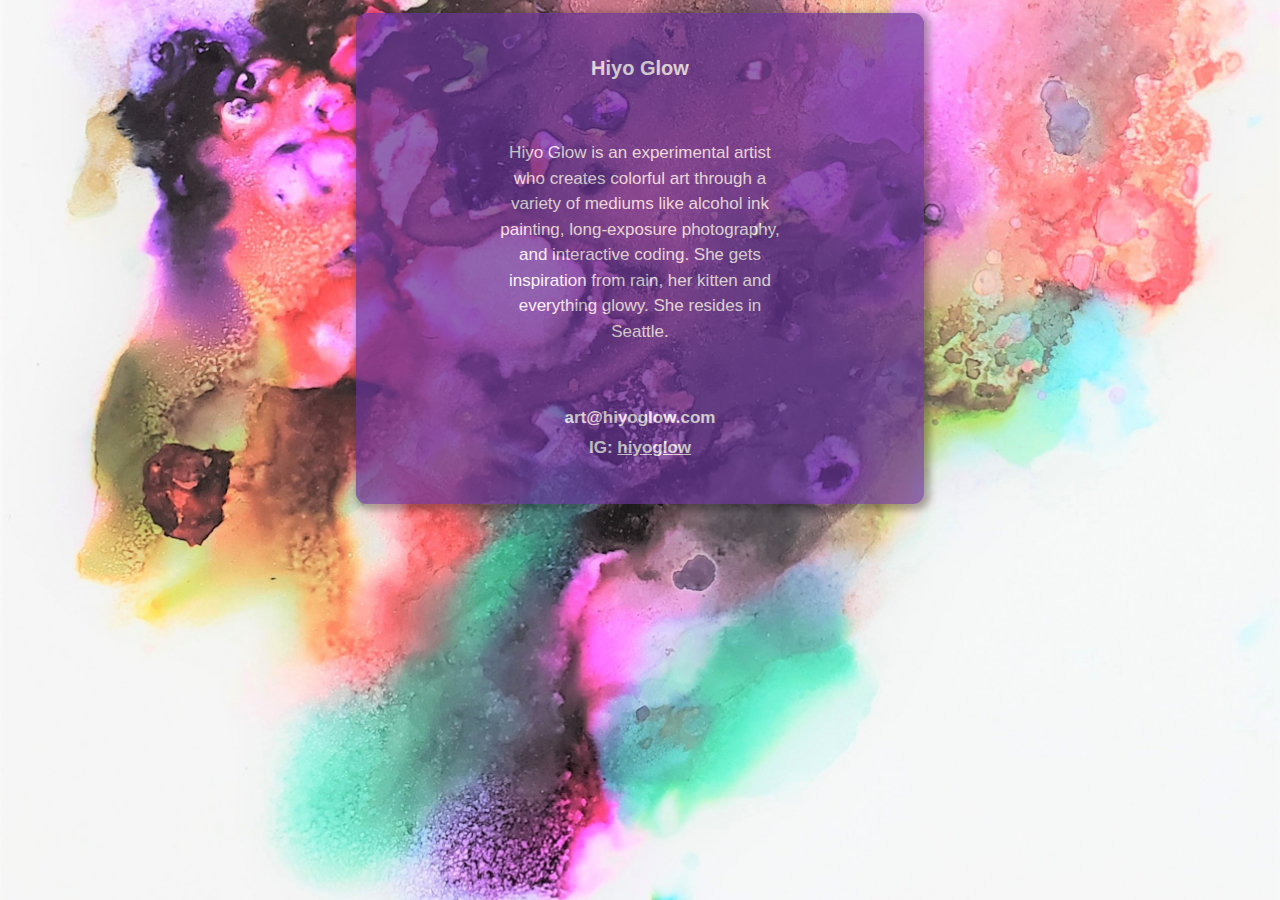
<file: index.html>
<!DOCTYPE html>
<html>
	<head>
		<title>Hiyo</title>
        <link rel="stylesheet" type="text/css" href="css/style.css">
	</head>
	<body class="container">
		<article class="textContainer">
			<h1 class="header">Hiyo Glow</h1>
			<p class="desc">
				Hiyo Glow is an experimental artist who creates 
				colorful art through a variety of mediums like alcohol 
				ink painting, long-exposure photography, and interactive 
				coding. She gets inspiration from rain, her kitten and 
				everything glowy. She resides in Seattle. 
			</p>
			<section class="contact">
				<h2>Contact</h2>
				<p>art@hiyoglow.com</p>
				<p>IG: <a href="https://www.instagram.com/hiyoglow">hiyoglow</a></p>
			</section>
		</article>
	</body>
</html>
</file>
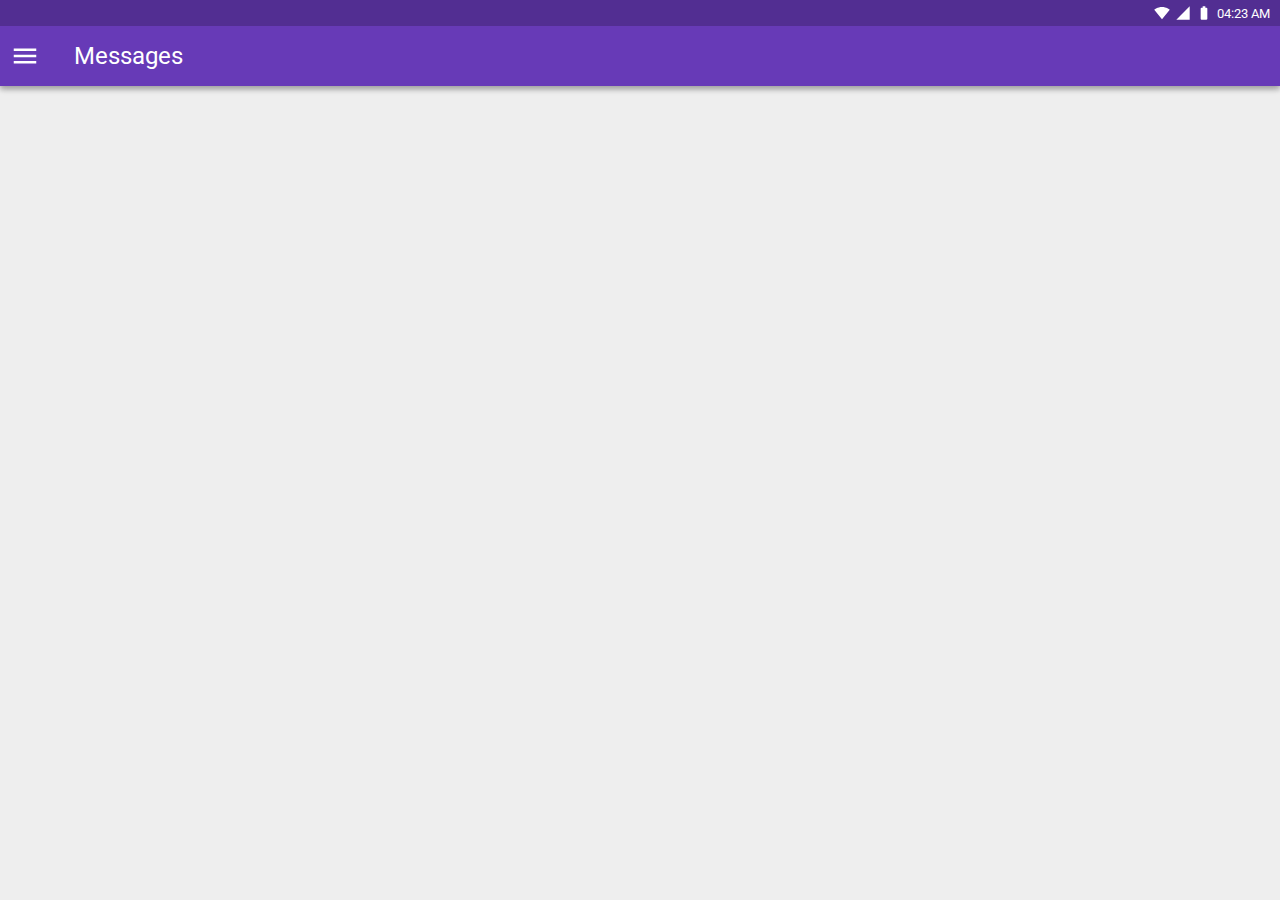
<file: infiniteScroll/index.html>
<!DOCTYPE html>
<html>
	<head>
        <title>Hiyo's Scroller</title>
        <meta name="viewport" content="width=device-width, initial-scale=1">
        <link href="https://fonts.googleapis.com/css?family=Roboto&display=swap" rel="stylesheet">
        <script src="https://ajax.googleapis.com/ajax/libs/jquery/1.7.1/jquery.min.js" type="text/javascript"></script>
        <link rel="stylesheet" type="text/css" href="style.css">
        <script src="script.js"></script>
    </head>
    <body>
        <div id="topheader">
            <div class="phone-meta">
                <div class="phone-icon-wrap" style="margin-left: auto">
                    <img class="phone-icon" src="resources/wifi_bar.svg">
                </div>
                <div class="phone-icon-wrap">
                    <img class="phone-icon" src="resources/celullar_bar.svg">
                </div>
                <div class="phone-icon-wrap">
                    <img class="phone-icon" src="resources/battery.svg">
                </div>
                <span id="header-time"></span>
            </div>
            <div id="top-menu">
                <div id="menu-icon-wrap">
                    <img class="menu-icon" src="resources/menu.svg">
                </div>
                <div id="top-menu-title">Messages</div>
            </div>
        </div>
        <div id="container">
            <ul id="message-list" stle="top-padding: 0px; bottom-padding: 0px"></ul>
        </div>    
    </body>
</html>
</file>
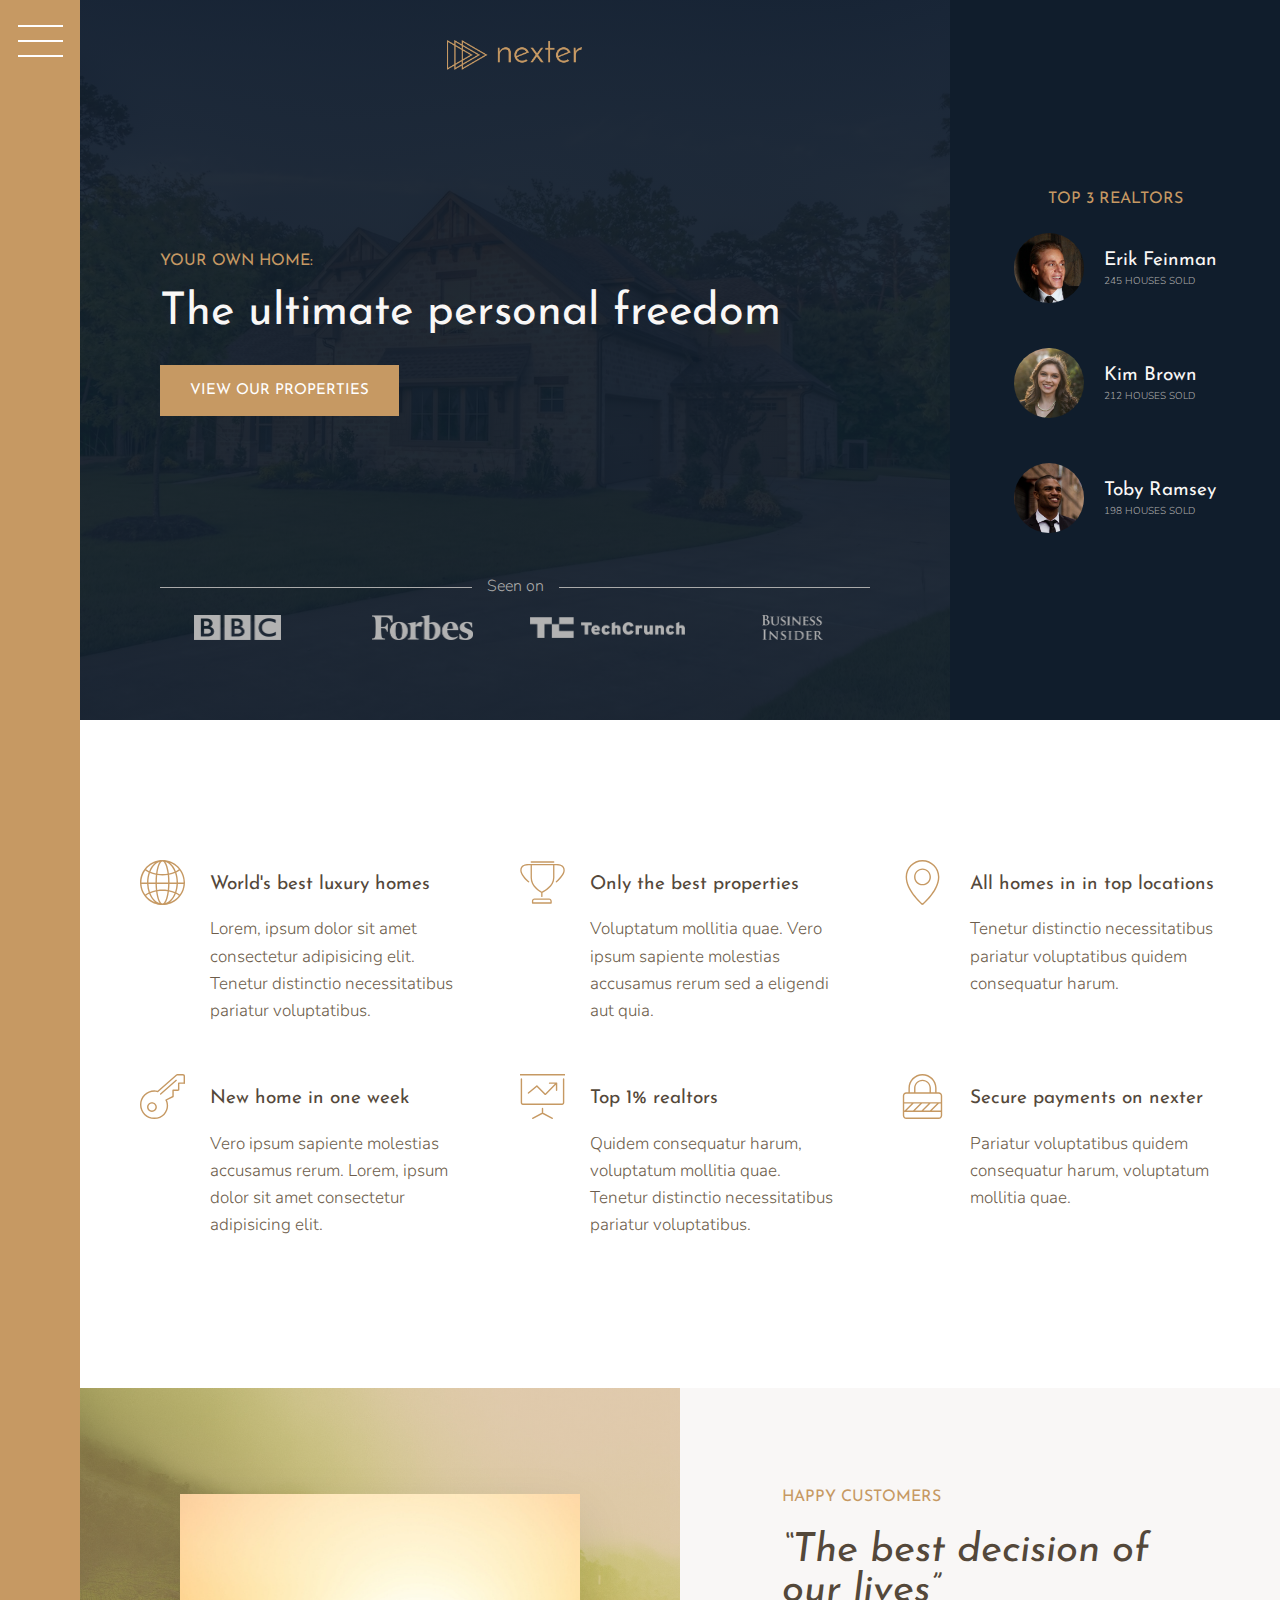
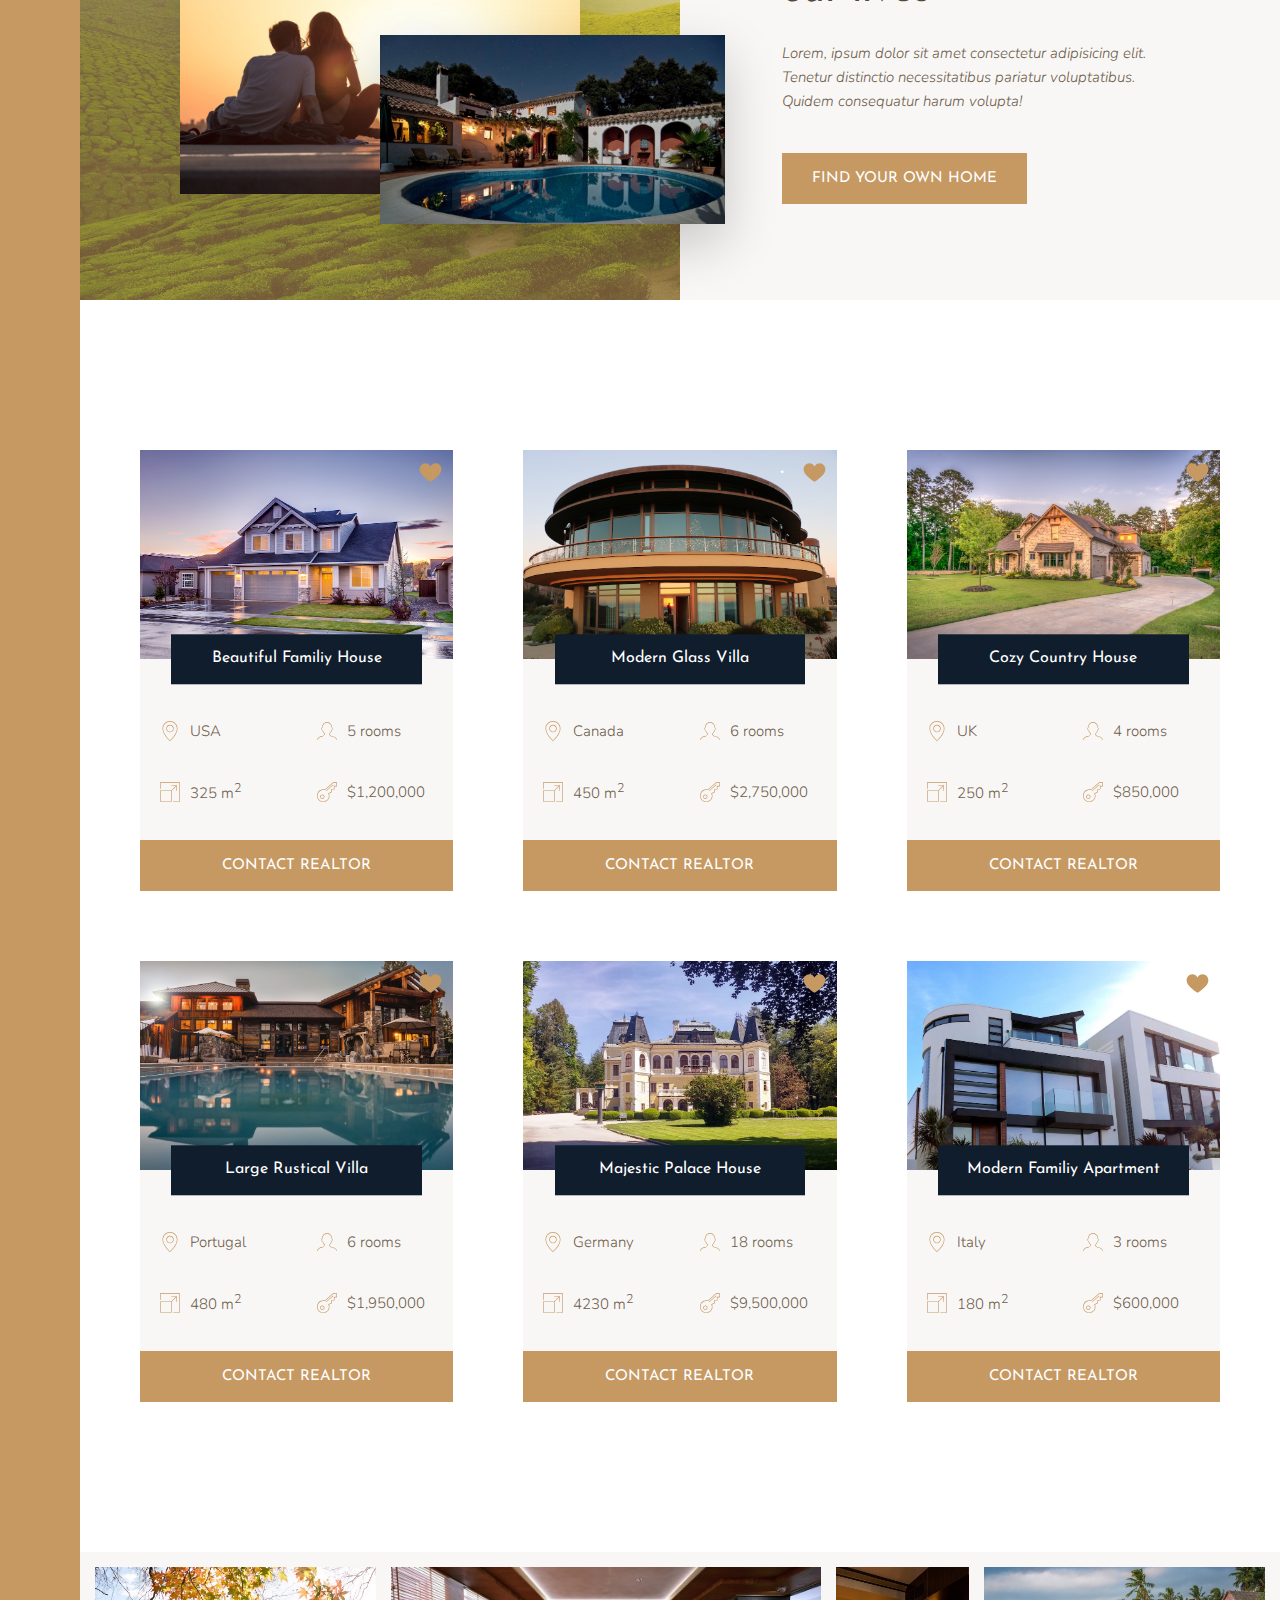
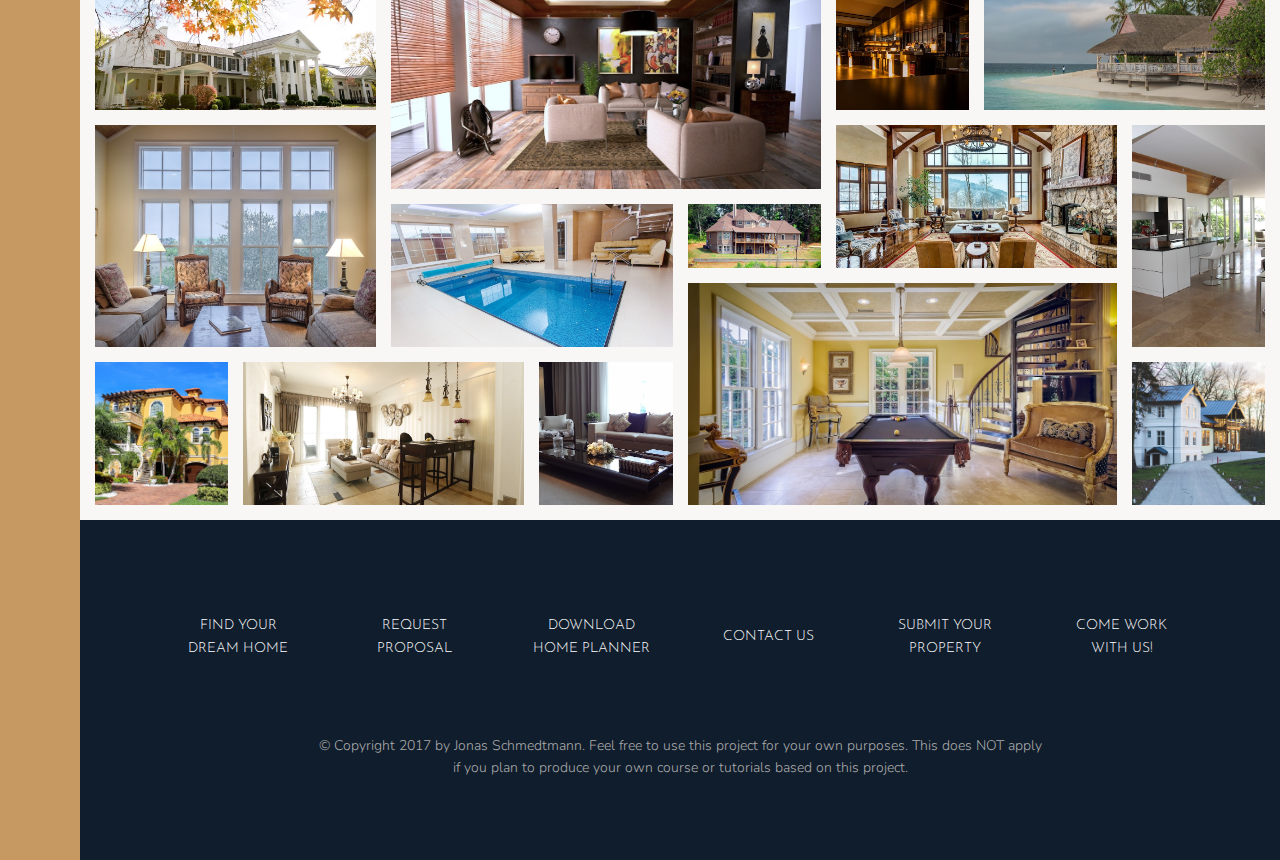
<file: udemyCss/advanced-css-course-master/Nexter/final/index.html>
<!DOCTYPE html>
<html lang="en">
    <head>
        <meta charset="UTF-8">
        <meta name="viewport" content="width=device-width, initial-scale=1.0">
        <meta http-equiv="X-UA-Compatible" content="ie=edge">
        
        <link href="https://fonts.googleapis.com/css?family=Josefin+Sans:300,400,400i|Nunito:300,300i" rel="stylesheet">
        <link rel="stylesheet" href="css/style.css">
        <link rel="shortcut icon" type="image/png" href="img/favicon.png">
        
        <title>nexter &mdash; your home, your freedom</title>
    </head>
    <body class="container">
        <div class="sidebar">
            <button class="nav-btn"></button>
        </div>

        <header class="header">
            <img src="img/logo.png" alt="Nexter logo" class="header__logo">
            <h3 class="heading-3">Your own home:</h3>
            <h1 class="heading-1">The ultimate personal freedom</h1>
            <button class="btn header__btn">View our properties</button>
            <div class="header__seenon-text">Seen on</div>
            <div class="header__seenon-logos">
                <img src="img/logo-bbc.png" alt="Seen on logo 1">
                <img src="img/logo-forbes.png" alt="Seen on logo 2">
                <img src="img/logo-techcrunch.png" alt="Seen on logo 3">
                <img src="img/logo-bi.png" alt="Seen on logo 4">
            </div>
        </header>

        <div class="realtors">
            <h3 class="heading-3">Top 3 Realtors</h3>
            <div class="realtors__list">
                <img src="img/realtor-1.jpeg" alt="Realtor 1" class="realtors__img">
                <div class="realtors__details">
                    <h4 class="heading-4 heading-4--light">Erik Feinman</h4>
                    <p class="realtors__sold">245 houses sold</p>
                </div>

                <img src="img/realtor-2.jpeg" alt="Realtor 2" class="realtors__img">
                <div class="realtors__details">
                    <h4 class="heading-4 heading-4--light">Kim Brown</h4>
                    <p class="realtors__sold">212 houses sold</p>
                </div>

                <img src="img/realtor-3.jpeg" alt="Realtor 3" class="realtors__img">
                <div class="realtors__details">
                    <h4 class="heading-4 heading-4--light">Toby Ramsey</h4>
                    <p class="realtors__sold">198 houses sold</p>
                </div>
            </div>
        </div>

        <section class="features">
            <div class="feature">
                <svg class="feature__icon">
                    <use xlink:href="img/sprite.svg#icon-global"></use>
                </svg>
                <h4 class="heading-4 heading-4--dark">World's best luxury homes</h4>
                <p class="feature__text">Lorem, ipsum dolor sit amet consectetur adipisicing elit. Tenetur distinctio necessitatibus pariatur voluptatibus.</p>
            </div>

            <div class="feature">
                <svg class="feature__icon">
                    <use xlink:href="img/sprite.svg#icon-trophy"></use>
                </svg>
                <h4 class="heading-4 heading-4--dark">Only the best properties</h4>
                <p class="feature__text">Voluptatum mollitia quae. Vero ipsum sapiente molestias accusamus rerum sed a eligendi aut quia.</p>
            </div>

            <div class="feature">
                <svg class="feature__icon">
                    <use xlink:href="img/sprite.svg#icon-map-pin"></use>
                </svg>
                <h4 class="heading-4 heading-4--dark">All homes in in top locations</h4>
                <p class="feature__text">Tenetur distinctio necessitatibus pariatur voluptatibus quidem consequatur harum.</p>
            </div>

            <div class="feature">
                <svg class="feature__icon">
                    <use xlink:href="img/sprite.svg#icon-key"></use>
                </svg>
                <h4 class="heading-4 heading-4--dark">New home in one week</h4>
                <p class="feature__text">Vero ipsum sapiente molestias accusamus rerum. Lorem, ipsum dolor sit amet consectetur adipisicing elit.</p>
            </div>

            <div class="feature">
                <svg class="feature__icon">
                    <use xlink:href="img/sprite.svg#icon-presentation"></use>
                </svg>
                <h4 class="heading-4 heading-4--dark">Top 1% realtors</h4>
                <p class="feature__text">Quidem consequatur harum, voluptatum mollitia quae. Tenetur distinctio necessitatibus pariatur voluptatibus.</p>
            </div>

            <div class="feature">
                <svg class="feature__icon">
                    <use xlink:href="img/sprite.svg#icon-lock"></use>
                </svg>
                <h4 class="heading-4 heading-4--dark">Secure payments on nexter</h4>
                <p class="feature__text">Pariatur voluptatibus quidem consequatur harum, voluptatum mollitia quae.</p>
            </div>
        </section>

        <div class="story__pictures">
            <img src="img/story-1.jpeg" alt="Couple with new house" class="story__img--1">
            <img src="img/story-2.jpeg" alt="New house" class="story__img--2">
        </div>

        <div class="story__content">
            <h3 class="heading-3 mb-sm">Happy Customers</h3>
            <h2 class="heading-2 heading-2--dark mb-md">&ldquo;The best decision of our lives&rdquo;</h2>
            <p class="story__text">
                Lorem, ipsum dolor sit amet consectetur adipisicing elit. Tenetur distinctio necessitatibus pariatur voluptatibus. Quidem consequatur harum volupta!
            </p>
            <button class="btn">Find your own home</button>
        </div>

        <section class="homes">
            <div class="home">
                <img src="img/house-1.jpeg" alt="House 1" class="home__img">
                <svg class="home__like">
                    <use xlink:href="img/sprite.svg#icon-heart-full"></use>
                </svg>
                <h5 class="home__name">Beautiful Familiy House</h5>
                <div class="home__location">
                    <svg>
                        <use xlink:href="img/sprite.svg#icon-map-pin"></use>
                    </svg>
                    <p>USA</p>
                </div>
                <div class="home__rooms">
                    <svg>
                        <use xlink:href="img/sprite.svg#icon-profile-male"></use>
                    </svg>
                    <p>5 rooms</p>
                </div>
                <div class="home__area">
                    <svg>
                        <use xlink:href="img/sprite.svg#icon-expand"></use>
                    </svg>
                    <p>325 m<sup>2</sup></p>
                </div>
                <div class="home__price">
                    <svg>
                        <use xlink:href="img/sprite.svg#icon-key"></use>
                    </svg>
                    <p>$1,200,000</p>
                </div>
                <button class="btn home__btn">Contact realtor</button>
            </div>

            
            <div class="home">
                <img src="img/house-2.jpeg" alt="House 2" class="home__img">
                <svg class="home__like">
                    <use xlink:href="img/sprite.svg#icon-heart-full"></use>
                </svg>
                <h5 class="home__name">Modern Glass Villa</h5>
                <div class="home__location">
                    <svg>
                        <use xlink:href="img/sprite.svg#icon-map-pin"></use>
                    </svg>
                    <p>Canada</p>
                </div>
                <div class="home__rooms">
                    <svg>
                        <use xlink:href="img/sprite.svg#icon-profile-male"></use>
                    </svg>
                    <p>6 rooms</p>
                </div>
                <div class="home__area">
                    <svg>
                        <use xlink:href="img/sprite.svg#icon-expand"></use>
                    </svg>
                    <p>450 m<sup>2</sup></p>
                </div>
                <div class="home__price">
                    <svg>
                        <use xlink:href="img/sprite.svg#icon-key"></use>
                    </svg>
                    <p>$2,750,000</p>
                </div>
                <button class="btn home__btn">Contact realtor</button>
            </div>

            <div class="home">
                <img src="img/house-3.jpeg" alt="House 3" class="home__img">
                <svg class="home__like">
                    <use xlink:href="img/sprite.svg#icon-heart-full"></use>
                </svg>
                <h5 class="home__name">Cozy Country House</h5>
                <div class="home__location">
                    <svg>
                        <use xlink:href="img/sprite.svg#icon-map-pin"></use>
                    </svg>
                    <p>UK</p>
                </div>
                <div class="home__rooms">
                    <svg>
                        <use xlink:href="img/sprite.svg#icon-profile-male"></use>
                    </svg>
                    <p>4 rooms</p>
                </div>
                <div class="home__area">
                    <svg>
                        <use xlink:href="img/sprite.svg#icon-expand"></use>
                    </svg>
                    <p>250 m<sup>2</sup></p>
                </div>
                <div class="home__price">
                    <svg>
                        <use xlink:href="img/sprite.svg#icon-key"></use>
                    </svg>
                    <p>$850,000</p>
                </div>
                <button class="btn home__btn">Contact realtor</button>
            </div>

            <div class="home">
                <img src="img/house-4.jpeg" alt="House 4" class="home__img">
                <svg class="home__like">
                    <use xlink:href="img/sprite.svg#icon-heart-full"></use>
                </svg>
                <h5 class="home__name">Large Rustical Villa</h5>
                <div class="home__location">
                    <svg>
                        <use xlink:href="img/sprite.svg#icon-map-pin"></use>
                    </svg>
                    <p>Portugal</p>
                </div>
                <div class="home__rooms">
                    <svg>
                        <use xlink:href="img/sprite.svg#icon-profile-male"></use>
                    </svg>
                    <p>6 rooms</p>
                </div>
                <div class="home__area">
                    <svg>
                        <use xlink:href="img/sprite.svg#icon-expand"></use>
                    </svg>
                    <p>480 m<sup>2</sup></p>
                </div>
                <div class="home__price">
                    <svg>
                        <use xlink:href="img/sprite.svg#icon-key"></use>
                    </svg>
                    <p>$1,950,000</p>
                </div>
                <button class="btn home__btn">Contact realtor</button>
            </div>

            <div class="home">
                <img src="img/house-5.jpeg" alt="House 5" class="home__img">
                <svg class="home__like">
                    <use xlink:href="img/sprite.svg#icon-heart-full"></use>
                </svg>
                <h5 class="home__name">Majestic Palace House</h5>
                <div class="home__location">
                    <svg>
                        <use xlink:href="img/sprite.svg#icon-map-pin"></use>
                    </svg>
                    <p>Germany</p>
                </div>
                <div class="home__rooms">
                    <svg>
                        <use xlink:href="img/sprite.svg#icon-profile-male"></use>
                    </svg>
                    <p>18 rooms</p>
                </div>
                <div class="home__area">
                    <svg>
                        <use xlink:href="img/sprite.svg#icon-expand"></use>
                    </svg>
                    <p>4230 m<sup>2</sup></p>
                </div>
                <div class="home__price">
                    <svg>
                        <use xlink:href="img/sprite.svg#icon-key"></use>
                    </svg>
                    <p>$9,500,000</p>
                </div>
                <button class="btn home__btn">Contact realtor</button>
            </div>

            <div class="home">
                <img src="img/house-6.jpeg" alt="House 6" class="home__img">
                <svg class="home__like">
                    <use xlink:href="img/sprite.svg#icon-heart-full"></use>
                </svg>
                <h5 class="home__name">Modern Familiy Apartment</h5>
                <div class="home__location">
                    <svg>
                        <use xlink:href="img/sprite.svg#icon-map-pin"></use>
                    </svg>
                    <p>Italy</p>
                </div>
                <div class="home__rooms">
                    <svg>
                        <use xlink:href="img/sprite.svg#icon-profile-male"></use>
                    </svg>
                    <p>3 rooms</p>
                </div>
                <div class="home__area">
                    <svg>
                        <use xlink:href="img/sprite.svg#icon-expand"></use>
                    </svg>
                    <p>180 m<sup>2</sup></p>
                </div>
                <div class="home__price">
                    <svg>
                        <use xlink:href="img/sprite.svg#icon-key"></use>
                    </svg>
                    <p>$600,000</p>
                </div>
                <button class="btn home__btn">Contact realtor</button>
            </div>
        </section>


        <section class="gallery">
            <figure class="gallery__item gallery__item--1"><img src="img/gal-1.jpeg" alt="Gallery image 1" class="gallery__img"></figure>
            <figure class="gallery__item gallery__item--2"><img src="img/gal-2.jpeg" alt="Gallery image 2" class="gallery__img"></figure>
            <figure class="gallery__item gallery__item--3"><img src="img/gal-3.jpeg" alt="Gallery image 3" class="gallery__img"></figure>
            <figure class="gallery__item gallery__item--4"><img src="img/gal-4.jpeg" alt="Gallery image 4" class="gallery__img"></figure>
            <figure class="gallery__item gallery__item--5"><img src="img/gal-5.jpeg" alt="Gallery image 5" class="gallery__img"></figure>
            <figure class="gallery__item gallery__item--6"><img src="img/gal-6.jpeg" alt="Gallery image 6" class="gallery__img"></figure>
            <figure class="gallery__item gallery__item--7"><img src="img/gal-7.jpeg" alt="Gallery image 7" class="gallery__img"></figure>
            <figure class="gallery__item gallery__item--8"><img src="img/gal-8.jpeg" alt="Gallery image 8" class="gallery__img"></figure>
            <figure class="gallery__item gallery__item--9"><img src="img/gal-9.jpeg" alt="Gallery image 9" class="gallery__img"></figure>
            <figure class="gallery__item gallery__item--10"><img src="img/gal-10.jpeg" alt="Gallery image 10" class="gallery__img"></figure>
            <figure class="gallery__item gallery__item--11"><img src="img/gal-11.jpeg" alt="Gallery image 11" class="gallery__img"></figure>
            <figure class="gallery__item gallery__item--12"><img src="img/gal-12.jpeg" alt="Gallery image 12" class="gallery__img"></figure>
            <figure class="gallery__item gallery__item--13"><img src="img/gal-13.jpeg" alt="Gallery image 13" class="gallery__img"></figure>
            <figure class="gallery__item gallery__item--14"><img src="img/gal-14.jpeg" alt="Gallery image 14" class="gallery__img"></figure>


        </section>

        <footer class="footer">
            <ul class="nav">
                    <li class="nav__item"><a href="#" class="nav__link">Find your dream home</a></li>
                    <li class="nav__item"><a href="#" class="nav__link">Request proposal</a></li>
                    <li class="nav__item"><a href="#" class="nav__link">Download home planner</a></li>
                    <li class="nav__item"><a href="#" class="nav__link">Contact us</a></li>
                    <li class="nav__item"><a href="#" class="nav__link">Submit your property</a></li>
                    <li class="nav__item"><a href="#" class="nav__link">Come work with us!</a></li>
            </ul>
            <p class="copyright">
                &copy; Copyright 2017 by Jonas Schmedtmann. Feel free to use this project for your own purposes. This does NOT apply if you plan to produce your own course or tutorials based on this project.
            </p>
        </footer>
    </body>
</html>
</file>
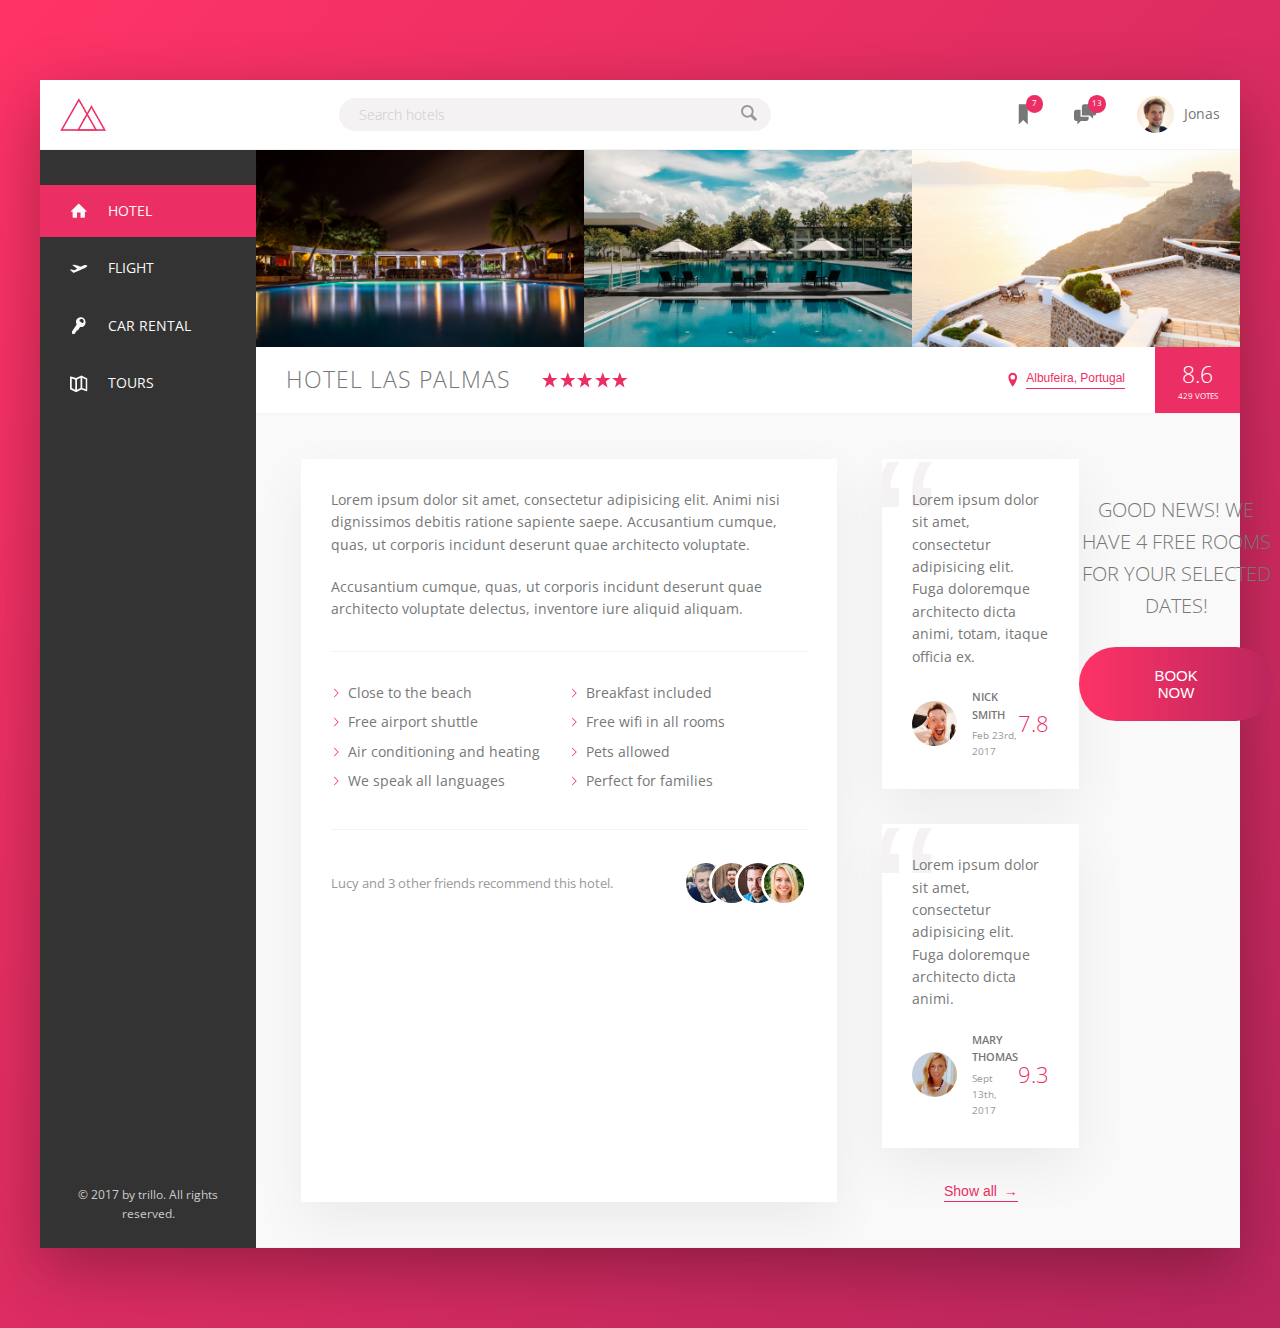
<file: udemyCss/advanced-css-course-master/Trillo/final/index.html>
<!DOCTYPE html>
<html lang="en">
    <head>
        <meta charset="UTF-8">
        <meta name="viewport" content="width=device-width, initial-scale=1.0">
        
        <link href="https://fonts.googleapis.com/css?family=Open+Sans:300,400,600" rel="stylesheet">
        <link rel="stylesheet" href="css/style.css">
        <link rel="shortcut icon" type="image/png" href="img/favicon.png">
        
        <title>trillo &mdash; Your all-in-one booking app</title>
    </head>
    <body>
        <div class="container">
            <header class="header">
                <img src="img/logo.png" alt="trillo logo" class="logo">

                <form action="#" class="search">
                    <input type="text" class="search__input" placeholder="Search hotels">
                    <button class="search__button">
                        <svg class="search__icon">
                            <use xlink:href="img/sprite.svg#icon-magnifying-glass"></use>
                        </svg>
                    </button>
                </form>

                <nav class="user-nav">
                    <div class="user-nav__icon-box">
                        <svg class="user-nav__icon">
                            <use xlink:href="img/sprite.svg#icon-bookmark"></use>
                        </svg>
                        <span class="user-nav__notification">7</span>
                    </div>
                    <div class="user-nav__icon-box">
                        <svg class="user-nav__icon">
                            <use xlink:href="img/sprite.svg#icon-chat"></use>
                        </svg>
                        <span class="user-nav__notification">13</span>
                    </div>
                    <div class="user-nav__user">
                        <img src="img/user.jpg" alt="User photo" class="user-nav__user-photo">
                        <span class="user-nav__user-name">Jonas</span>
                    </div>
                </nav>
            </header>


            <div class="content">
                <nav class="sidebar">
                    <ul class="side-nav">
                        <li class="side-nav__item side-nav__item--active">
                            <a href="#" class="side-nav__link">
                                <svg class="side-nav__icon">
                                    <use xlink:href="img/sprite.svg#icon-home"></use>
                                </svg>
                                <span>Hotel</span>
                            </a>
                        </li>
                        <li class="side-nav__item">
                            <a href="#" class="side-nav__link">
                                <svg class="side-nav__icon">
                                    <use xlink:href="img/sprite.svg#icon-aircraft-take-off"></use>
                                </svg>
                                <span>Flight</span>
                            </a>
                        </li>
                        <li class="side-nav__item">
                            <a href="#" class="side-nav__link">
                                <svg class="side-nav__icon">
                                    <use xlink:href="img/sprite.svg#icon-key"></use>
                                </svg>
                                <span>Car rental</span>
                            </a>
                        </li>
                        <li class="side-nav__item">
                            <a href="#" class="side-nav__link">
                                <svg class="side-nav__icon">
                                    <use xlink:href="img/sprite.svg#icon-map"></use>
                                </svg>
                                <span>Tours</span>
                            </a>
                        </li>
                    </ul>

                    <div class="legal">
                        &copy; 2017 by trillo. All rights reserved.
                    </div>
                </nav>



                <main class="hotel-view">
                    <div class="gallery">
                        <figure class="gallery__item">
                            <img src="img/hotel-1.jpg" alt="Photo of hotel 1" class="gallery__photo">
                        </figure>
                        <figure class="gallery__item">
                            <img src="img/hotel-2.jpg" alt="Photo of hotel 2" class="gallery__photo">
                        </figure>
                        <figure class="gallery__item">
                            <img src="img/hotel-3.jpg" alt="Photo of hotel 3" class="gallery__photo">
                        </figure>
                    </div>

                    <div class="overview">
                        <h1 class="overview__heading">
                            Hotel Las Palmas
                        </h1>

                        <div class="overview__stars">
                            <svg class="overview__icon-star">
                                <use xlink:href="img/sprite.svg#icon-star"></use>
                            </svg>
                            <svg class="overview__icon-star">
                                <use xlink:href="img/sprite.svg#icon-star"></use>
                            </svg>
                            <svg class="overview__icon-star">
                                <use xlink:href="img/sprite.svg#icon-star"></use>
                            </svg>
                            <svg class="overview__icon-star">
                                <use xlink:href="img/sprite.svg#icon-star"></use>
                            </svg>
                            <svg class="overview__icon-star">
                                <use xlink:href="img/sprite.svg#icon-star"></use>
                            </svg>
                        </div>

                        <div class="overview__location">
                            <svg class="overview__icon-location">
                                <use xlink:href="img/sprite.svg#icon-location-pin"></use>
                            </svg>
                            <button class="btn-inline">Albufeira, Portugal</button>
                        </div>

                        <div class="overview__rating">
                            <div class="overview__rating-average">8.6</div>
                            <div class="overview__rating-count">429 votes</div>
                        </div>
                    </div>

                    <div class="detail">
                        <div class="description">
                            <p class="paragraph">
                                Lorem ipsum dolor sit amet, consectetur adipisicing elit. Animi nisi dignissimos debitis ratione sapiente saepe. Accusantium cumque, quas, ut corporis incidunt deserunt quae architecto voluptate.
                            </p>
                            <p class="paragraph">
                                Accusantium cumque, quas, ut corporis incidunt deserunt quae architecto voluptate delectus, inventore iure aliquid aliquam.
                            </p>
                            <ul class="list">
                                <li class="list__item">Close to the beach</li>
                                <li class="list__item">Breakfast included</li>
                                <li class="list__item">Free airport shuttle</li>
                                <li class="list__item">Free wifi in all rooms</li>
                                <li class="list__item">Air conditioning and heating</li>
                                <li class="list__item">Pets allowed</li>
                                <li class="list__item">We speak all languages</li>
                                <li class="list__item">Perfect for families</li>
                            </ul>
                            <div class="recommend">
                                <p class="recommend__count">
                                    Lucy and 3 other friends recommend this hotel.
                                </p>
                                <div class="recommend__friends">
                                    <img src="img/user-3.jpg" alt="Friend 1" class="recommend__photo">
                                    <img src="img/user-4.jpg" alt="Friend 2" class="recommend__photo">
                                    <img src="img/user-5.jpg" alt="Friend 3" class="recommend__photo">
                                    <img src="img/user-6.jpg" alt="Friend 4" class="recommend__photo">
                                </div>
                            </div>
                        </div>

                        <div class="user-reviews">
                            <figure class="review">
                                <blockquote class="review__text">
                                    Lorem ipsum dolor sit amet, consectetur adipisicing elit. Fuga doloremque architecto dicta animi, totam, itaque officia ex.
                                </blockquote>
                                <figcaption class="review__user">
                                    <img src="img/user-1.jpg" alt="User 1" class="review__photo">
                                    <div class="review__user-box">
                                        <p class="review__user-name">Nick Smith</p>
                                        <p class="review__user-date">Feb 23rd, 2017</p>
                                    </div>
                                    <div class="review__rating">7.8</div>
                                </figcaption>
                            </figure>

                            <figure class="review">
                                <blockquote class="review__text">
                                    Lorem ipsum dolor sit amet, consectetur adipisicing elit. Fuga doloremque architecto dicta animi.
                                </blockquote>
                                <figcaption class="review__user">
                                    <img src="img/user-2.jpg" alt="User 1" class="review__photo">
                                    <div class="review__user-box">
                                        <p class="review__user-name">Mary Thomas</p>
                                        <p class="review__user-date">Sept 13th, 2017</p>
                                    </div>
                                    <div class="review__rating">9.3</div>
                                </figcaption>
                            </figure>

                            <button class="btn-inline">Show all <span>&rarr;</span></button>
                        </div>

                        <div class="cta">
                            <h2 class="cta__book-now">
                                Good news! We have 4 free rooms for your selected dates!
                            </h2>
                            <button class="btn">
                                <span class="btn__visible">Book now</span>
                                <span class="btn__invisible">Only 4 rooms left</span>
                            </button>
                        </div>

                    </div>


                </main>
            </div>
        </div>
    </body>
</html>
</file>
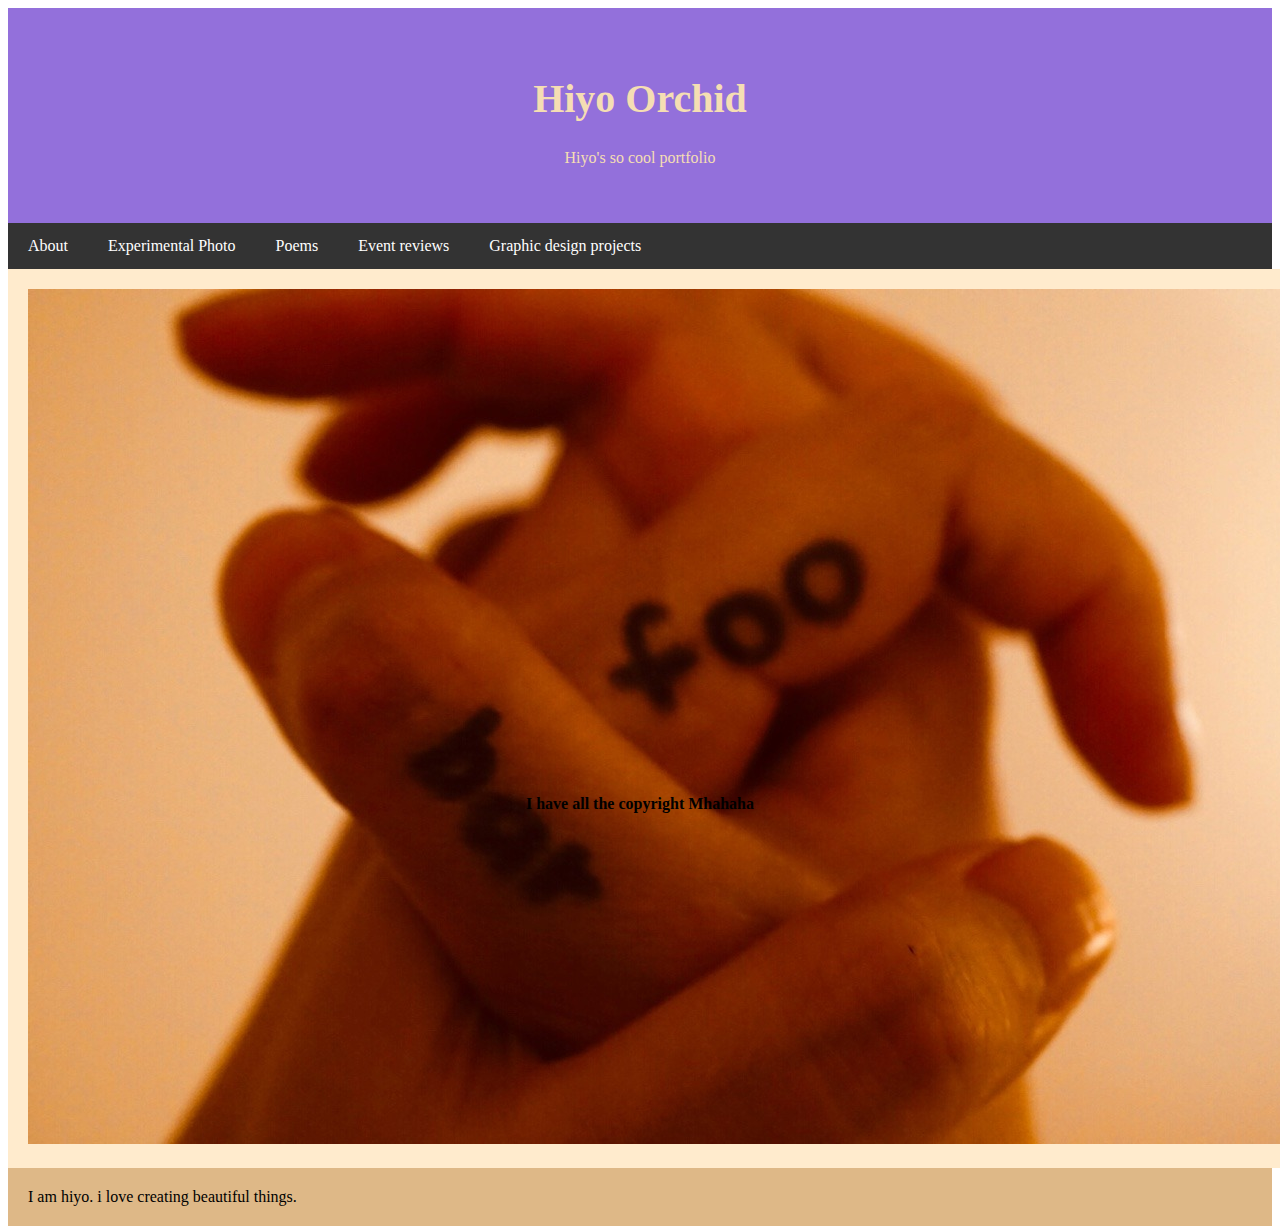
<file: aboutme.html>
<!DOCTYPE html>
<html>
    <head>
        <link rel="stylesheet" href="mystyle.css">
    </head>
    <body>
        <div class="header">
            <h1>Hiyo Orchid</h1>
            <p>Hiyo's so cool portfolio</p>
        </div>
        <div class="navbar">
            <a href="http://google.com">About</a>
            <a href="http://google.com">Experimental Photo</a>
            <a href="http://google.com">Poems</a>
            <a href="http://google.com">Event reviews</a>
            <a href="http://google.com">Graphic design projects</a>
        </div>
        <div class="row">
            <div class="side">
                <img src="myphoto.jpg" alt="Hiyo profile">
            </div>
            <div class="main">
                I am hiyo. i love creating beautiful things.
            </div>
        </div>
        <div class="footer">
            <h4>I have all the copyright Mhahaha</h2>
        </div>
    </body>
</html>
</file>
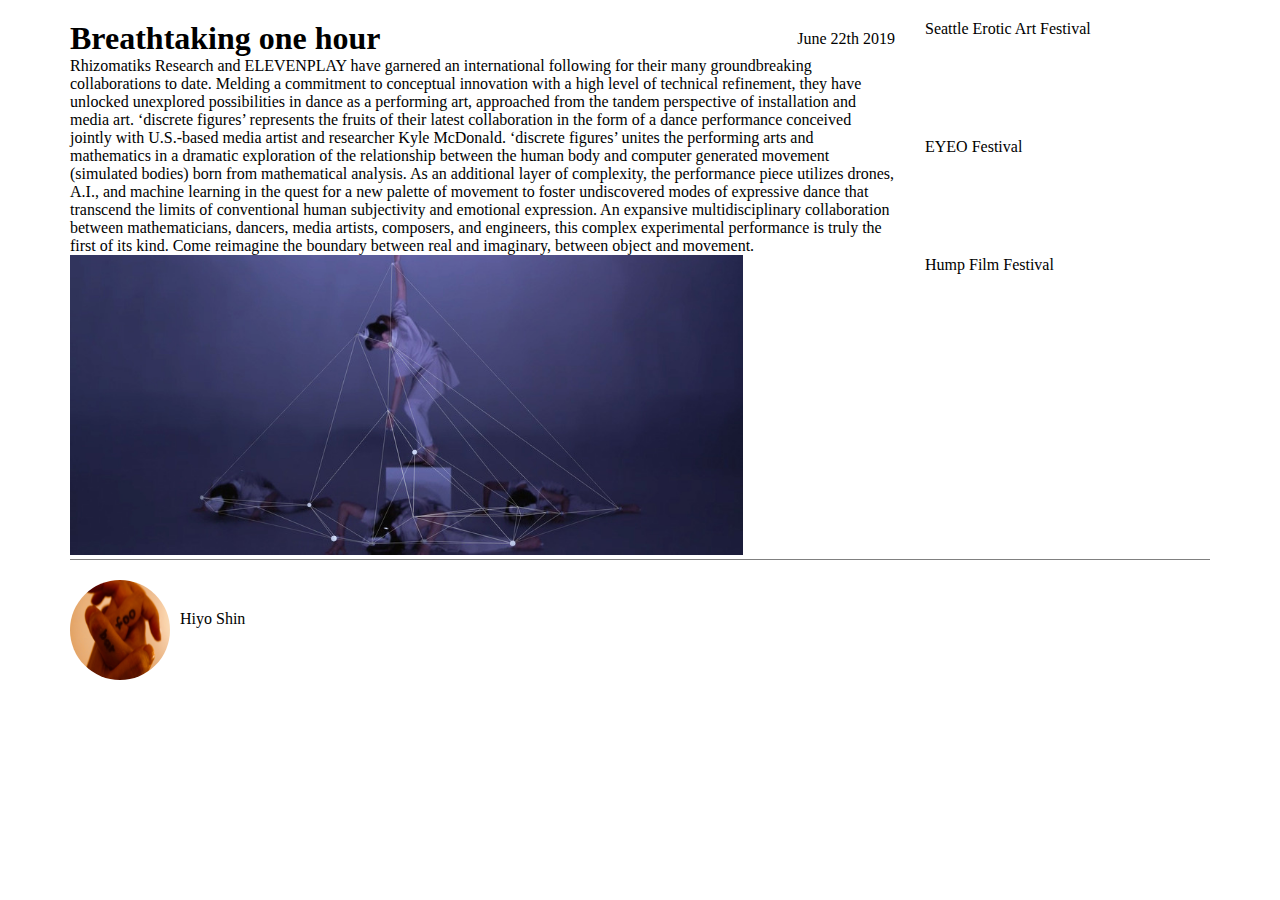
<file: udemywebsite.html>
<!DOCTYPE html>
<html>
    <head>
        <title>Discrete Figures</title>
        <link rel="stylesheet" href="udemystyle.css">
    </head>
    <body>
        <div class="container">
            <div class="blog-post">
                <h1>Breathtaking one hour</h1>
                <p class="date">June 22th 2019</p>
                <p>
                    Rhizomatiks Research and ELEVENPLAY have garnered an international following for their many groundbreaking collaborations to date. Melding a commitment to conceptual innovation with a high level of technical refinement, they have unlocked unexplored possibilities in dance as a performing art, approached from the tandem perspective of installation and media art. ‘discrete figures’ represents the fruits of their latest collaboration in the form of a dance performance conceived jointly with U.S.-based media artist and researcher Kyle McDonald. ‘discrete figures’ unites the performing arts and mathematics in a dramatic exploration of the relationship between the human body and computer generated movement (simulated bodies) born from mathematical analysis. As an additional layer of complexity, the performance piece utilizes drones, A.I., and machine learning in the quest for a new palette of movement to foster undiscovered modes of expressive dance that transcend the limits of conventional human subjectivity and emotional expression. An expansive multidisciplinary collaboration between mathematicians, dancers, media artists, composers, and engineers, this complex experimental performance is truly the first of its kind. Come reimagine the boundary between real and imaginary, between object and movement.
                </p>
                <img src="dancer.jpg">
            </div>
            <div class="other-post">
                <div class="other">
                    Seattle Erotic Art Festival
                </div>
                <div class="other">
                    EYEO Festival
                </div>
                <div class="other">
                    Hump Film Festival
                </div>
            </div>
            <div class="clearfix"></div>
            <div class="author">
                <img src="myphoto.jpg" width="230" height="150">
                <p class="author-text">Hiyo Shin</p>
            </div>
        </div>
    </body>
</html>
</file>
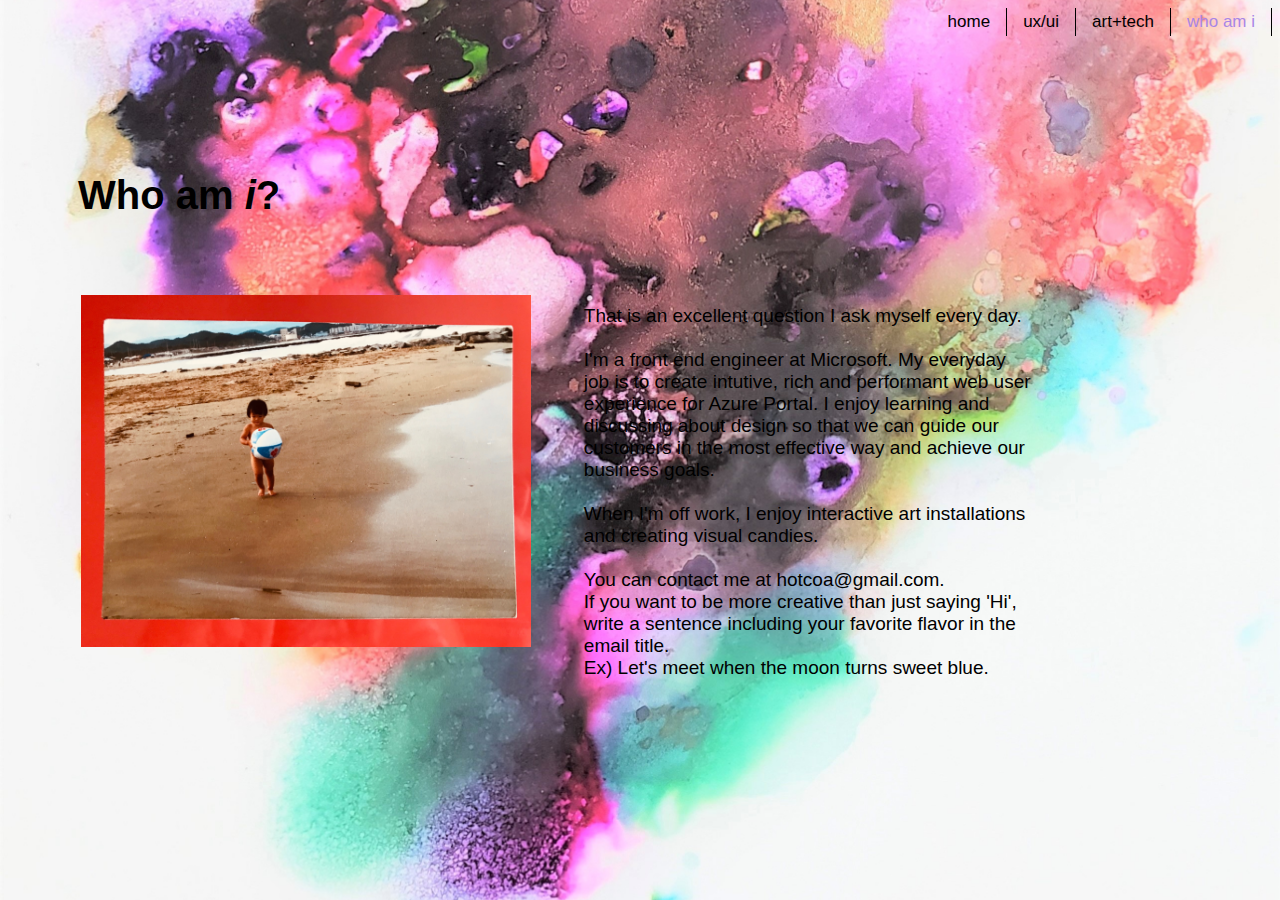
<file: html/aboutme.html>
<!DOCTYPE html>
<html>
    <head>
        <link rel="stylesheet" href="../css/style.css">
    </head>
    <body class="page_body">
        <div class="topnav">
            <a class="active" href="../html/aboutme.html">who am i</a>
            <a href="../html/arttech.html">art+tech</a>
            <a href="../html/design.html">ux/ui</a>
            <a href="../index.html">home</a>
        </div>
        <div class="page_container">
        <div class="header">
            <h1>Who am <i>i</i>?</h1>
        </div>
        <div>
            <img class="profile_img" src="../image/warrior.jpg" alt="Hiyo profile">
            <div class="profile_desc">
                That is an excellent question I ask myself every day. <br><br>

                <!-- My job/experience/skillset -->
                I'm a front end engineer at Microsoft. My everyday job is to create intutive, rich and performant web user experience for Azure Portal.
                I enjoy learning and discussing about design so that we can guide our customers in the most effective way and achieve our business goals.
                <br><br>

                When I'm off work, I enjoy interactive art installations and creating visual candies.
                <br><br>

                <!-- Contact me -->
                You can contact me at hotcoa@gmail.com.
                <br>
                If you want to be more creative than just saying 'Hi', write a sentence including your favorite flavor in the email title.
                <br>
                Ex) Let's meet when the moon turns sweet blue.

                <!--
                <div style="font-size: 30px;">
                    I am Warrior
                </div>
                <br>
                I am ever growing human being. I love making beautiful things and chasing after eye candies.
                <br><br>

                <b>My life mission</b> is to,
                <br><br>
                <div style="font-size: 30px">
                    Create art so <i>f*cking</i> beautiful it will make you cry
                </div>
                <br>
                Art has shown me my life purpose, it has healed my heart and brought joy. I want to bring that experience to others and do good to our community.

                <br><br>
                <b>Contact</b> me at hotcoa@gmail.com.<br>
                I love making new connections.
                If you wanna be more creative than putting "Hi" in subject line, write a sentence including your favorite color.
                For example, my favorite color is red. So my title would be "Let's meet when the moon turns <i>shy</i> red."
                -->
            </div>
        </div>
        </div>
    </body>
</html>
</file>
<file: css/style.css>
body {
    background-image: url('../img/bkg.jpg');
    background-repeat: no-repeat;
    background-attachment: fixed;
    background-position: center;
    background-size: cover;
}

.container {
    text-align: center; 
    font-family: Arial, Sans-Serif; 
    color: white;
}

.textContainer {
    margin: 0 auto;
    background-color: #663295;
    opacity: 0.7;
    line-height: 1.5;
    width: 45%;
    border-radius: 11px;
    -webkit-box-shadow: 3px 3px 7px 3px rgba(27,25,25,0.47); 
    box-shadow: 3px 3px 7px 3px rgba(27,25,25,0.47);
}

.header {
    padding-top: 40px;
    font-size: 20px; 
    font-weight: bold;
}

.desc {
    padding-top: 40px;
    font-size: 17px;
    width: 50%; 
    margin-left: calc(50% / 2);
}

.contact {
    padding: 40px 0;
    font-size: 17px; 
    font-weight: bold;
}

.contact h2 {
    display: none;
}
.contact a {
    color: white;
}

.contact p {
    margin: 4px 0;
}

/*********************************************************************************
*    TOP NAVIGATION 
*********************************************************************************/

#main-container {
    font-family: 'Solway', serif;
    position: relative
}

canvas {
    position: absolute;
    left: 43%;
    top: 50px;
    border-radius: 50%;
    /*display: inline-block;*/
}

#mymap {
    position: absolute;
    left: 35%;
}

/* Add a black background color to the top navigation */
.topnav {
    /*background-color: #333;*/
    overflow: hidden;
}

/* Style the links inside the navigation bar */
.topnav a {
    float: right;
    text-align: center;
    padding: 4px 16px;
    text-decoration: none;
    font-size: 17px;
    color: #000;
    border-right: 1.5px solid #000;
}

.topnav:last-child > a {
    border-right: 0;
}

/* Change the color of links on hover */
.topnav a:hover {
    color: #a986e6;
}

/* Add a color to the active/current link */
.topnav a.active {
    color: #a986e6;
}

/***** PAGE LAYOUT *****/
.page_body {
    /*background-color: #2b2525;*/
    font-family: 'Roboto', sans-serif;
}

.welcome_text {
    color: #930CCD; /* #720590; */
    font-size: 23px;
}
/*
#mymap {
    position:relative
}*/
.mymap_title {
    position: absolute;
    font-size: 18px;
    color: #ffffff;
}

.mymap_title_nolink {
    position: absolute;
    font-size: 16px;
    color:#A8A8A8; /*  #680891;*/
}

.mymap_title:hover {
    font-weight: bold;
}

.profile_img {
    width: 40%;
    float: left;
    margin: 30px;
    margin-left: 3px;
    margin-top: 50px;
    /*width:170px;
    height:170px;*/
}

.profile_desc {
    /*margin-left: 10px;*/
    margin-right: 15%;
    margin-top: 60px;
    font-size: 19px;
    width: 40%;
    float: right;
}

/*********************************************************************************
*    Azure UX Page
*********************************************************************************/

.page_container {
    margin: 70px;
}

.uxproject .header {
    font-weight: bold;
    font-size: 21px;
}

.uxproject .desc {
    font-size: 19px;
}

#project_container {
    display: grid;
    grid-template-columns: 1fr 1fr 1fr;
    grid-template-rows: 300px;
    grid-gap: 3rem;
}

#project_container .grid-item {
    border: 2px solid red;
    font-size: 28px;
    display: flex;
    justify-content: center;
    align-items: center;
}

/*********************************************************************************
*    Azure UX Page - Lifecycle
*********************************************************************************/
#lifecycle_create_container {
    display: grid;
    grid-template-columns: 1fr 1fr 1fr;
    grid-template-rows: 300px;
    grid-gap: 3rem;
}
</file>
<file: infiniteScroll/style.css>
* {
  margin: 0;
  padding: 0;
  box-sizing: border-box;
  overflow-x: hidden;
}

body {
  background-color: #EEEEEE;
  font-family: 'Roboto', sans-serif;
}

/* ------------------------------------- */
/* Desktop version */
/* ------------------------------------- */
@media only screen and (min-width: 700px) {
  #container {
    width: 700px;
  }
}

/* ------------------------------------- */
/* Header */
/* ------------------------------------- */
#topheader {
  box-shadow: 0 3px 6px rgba(0,0,0,0.16), 0 3px 6px rgba(0,0,0,0.23);
  margin: 0 0;
  width: 100%;
  color: white;
  top: 0;
  position: fixed;
  overflow: hidden;
  z-index: 1;
}
  
#topheader .phone-meta {
  background-color: #522E92;
  display: flex;
  align-items: center;
  padding: 0 10px;
}

.phone-icon-wrap {
  padding: 5px 5px 1px 0px;
}

.phone-icon {
  height: 16px;
}

.menu-icon {
  height: 30px;
}

#header-time {
  font-size: 0.8em;
}

#menu-icon-wrap {
  float: left;
  padding: 0 10px;
  padding-top: 0.19rem;
}

#top-menu {
  display: flex;
  align-items: center;
  background-color: #673AB7;
}

#top-menu-title {
  margin-left: 1.5rem;
  float: left;
  font-size: 1.5em;
  padding: 1rem 0;
}

/* ------------------------------------- */
/* Messages */
/* ------------------------------------- */
#container {
  margin-top: 5px;
  padding: 0 15px;
}

#message-list {
  list-style-type: none;
}

.tile {
  background-color: white;
  padding: 15px 15px;
  box-shadow: 0 3px 6px rgba(0,0,0,0.16), 0 3px 6px rgba(0,0,0,0.23);
  margin-top: 10px;
}

.tile .header {
  display: flex;
  align-items: center;
}

.tile .header .meta {
  margin-left: 20px;
}

.tile .header img {
  height: 50px;
  width: 50px;
  border-radius: 50%;
}

.tile .author-name {
  font-weight: bold;
  line-height: 140%;
  font-size: 1em;
}

.tile .update-time {
  color: gray;
  font-size: 1em;
}

.tile .message {
  font-size: 1em;
  padding-top: 15px;
}
</file>
<file: udemyCss/advanced-css-course-master/Nexter/final/css/style.css>
*,
*::before,
*::after {
  margin: 0;
  padding: 0;
  box-sizing: inherit; }

html {
  box-sizing: border-box;
  font-size: 62.5%; }
  @media only screen and (max-width: 75em) {
    html {
      font-size: 50%; } }

body {
  font-family: "Nunito", sans-serif;
  color: #6D5D4B;
  font-weight: 300;
  line-height: 1.6; }

.container {
  display: grid;
  grid-template-rows: 80vh min-content 40vw repeat(3, min-content);
  grid-template-columns: [sidebar-start] 8rem [sidebar-end full-start] minmax(6rem, 1fr) [center-start] repeat(8, [col-start] minmax(min-content, 14rem) [col-end]) [center-end] minmax(6rem, 1fr) [full-end]; }
  @media only screen and (max-width: 62.5em) {
    .container {
      grid-template-rows: 6rem 80vh min-content 40vw repeat(3, min-content);
      grid-template-columns: [full-start] minmax(6rem, 1fr) [center-start] repeat(8, [col-start] minmax(min-content, 14rem) [col-end]) [center-end] minmax(6rem, 1fr) [full-end]; } }
  @media only screen and (max-width: 50em) {
    .container {
      grid-template-rows: 6rem calc(100vh - 6rem); } }

.heading-1, .heading-2, .heading-3, .heading-4 {
  font-family: "Josefin Sans", sans-serif;
  font-weight: 400; }

.heading-1 {
  font-size: 4.5rem;
  color: #f9f7f6;
  line-height: 1; }

.heading-2 {
  font-size: 4rem;
  font-style: italic;
  line-height: 1; }
  .heading-2--light {
    color: #f9f7f6; }
  .heading-2--dark {
    color: #54483A; }

.heading-3 {
  font-size: 1.6rem;
  color: #c69963;
  text-transform: uppercase; }

.heading-4 {
  font-size: 1.9rem; }
  .heading-4--light {
    color: #f9f7f6; }
  .heading-4--dark {
    color: #54483A; }

.btn {
  background-color: #c69963;
  color: #fff;
  border: none;
  border-radius: 0;
  font-family: "Josefin Sans", sans-serif;
  font-size: 1.5rem;
  text-transform: uppercase;
  padding: 1.8rem 3rem;
  cursor: pointer;
  transition: all .2s; }
  .btn:hover {
    background-color: #B28451; }

.mb-sm {
  margin-bottom: 2rem; }

.mb-md {
  margin-bottom: 3rem; }

.mb-lg {
  margin-bottom: 4rem; }

.mb-hg {
  margin-bottom: 8rem; }

.sidebar {
  background-color: #c69963;
  grid-column: sidebar-start / sidebar-end;
  grid-row: 1 / -1;
  display: flex;
  justify-content: center; }
  @media only screen and (max-width: 62.5em) {
    .sidebar {
      grid-column: 1 / -1;
      grid-row: 1 / 2;
      justify-content: flex-end;
      align-items: center; } }

.nav-btn {
  border: none;
  border-radius: 0;
  background-color: #fff;
  height: 2px;
  width: 4.5rem;
  margin-top: 4rem; }
  .nav-btn::before, .nav-btn::after {
    background-color: #fff;
    height: 2px;
    width: 4.5rem;
    content: "";
    display: block; }
  .nav-btn::before {
    transform: translateY(-1.5rem); }
  .nav-btn::after {
    transform: translateY(1.3rem); }
  @media only screen and (max-width: 62.5em) {
    .nav-btn {
      margin-top: 0;
      margin-right: 3rem; }
      .nav-btn::before {
        transform: translateY(-1.2rem); }
      .nav-btn::after {
        transform: translateY(1rem); } }

.header {
  background-color: #54483A;
  grid-column: full-start / col-end 6;
  background-image: linear-gradient(rgba(16, 29, 44, 0.93), rgba(16, 29, 44, 0.93)), url(../img/hero.jpeg);
  background-size: cover;
  background-position: center;
  padding: 8rem;
  padding-top: 4rem;
  display: grid;
  grid-template-rows: 1fr min-content minmax(6rem, min-content) 1fr;
  grid-template-columns: minmax(min-content, max-content);
  grid-row-gap: 1.5rem;
  justify-content: center; }
  @media only screen and (max-width: 50em) {
    .header {
      grid-column: 1 / -1; } }
  @media only screen and (max-width: 37.5em) {
    .header {
      padding: 5rem; } }
  .header__logo {
    height: 3rem;
    justify-self: center; }
  .header__btn {
    align-self: start;
    justify-self: start; }
  .header__seenon-text {
    display: grid;
    grid-template-columns: 1fr max-content 1fr;
    grid-column-gap: 1.5rem;
    align-items: center;
    font-size: 1.6rem;
    color: #aaa; }
    .header__seenon-text::before, .header__seenon-text::after {
      content: "";
      height: 1px;
      display: block;
      background-color: currentColor; }
  .header__seenon-logos {
    display: grid;
    grid-template-columns: repeat(4, 1fr);
    grid-column-gap: 3rem;
    justify-items: center;
    align-items: center; }
    .header__seenon-logos img {
      max-height: 2.5rem;
      max-width: 100%;
      filter: brightness(70%); }

.realtors {
  background-color: #101d2c;
  grid-column: col-start 7 / full-end;
  padding: 3rem;
  display: grid;
  align-content: center;
  justify-content: center;
  justify-items: center;
  grid-row-gap: 2rem; }
  @media only screen and (max-width: 50em) {
    .realtors {
      grid-column: 1 / -1; } }
  .realtors__list {
    display: grid;
    grid-template-columns: min-content max-content;
    grid-column-gap: 2rem;
    grid-row-gap: 5vh;
    align-items: center; }
    @media only screen and (max-width: 50em) {
      .realtors__list {
        grid-template-columns: repeat(3, min-content max-content); } }
    @media only screen and (max-width: 37.5em) {
      .realtors__list {
        grid-template-columns: min-content max-content; } }
  .realtors__img {
    width: 7rem;
    border-radius: 50%;
    display: block; }
  .realtors__sold {
    text-transform: uppercase;
    color: #aaa;
    margin-top: -3px; }

.features {
  grid-column: center-start / center-end;
  margin: 15rem 0; }
  @supports (display: grid) {
    .features {
      display: grid;
      grid-template-columns: repeat(auto-fit, minmax(25rem, 1fr));
      grid-gap: 6rem;
      align-items: start; } }

.feature {
  float: left;
  width: 33.3333%;
  margin-bottom: 6rem;
  display: grid;
  grid-template-columns: min-content 1fr;
  grid-row-gap: 1.5rem;
  grid-column-gap: 2.5rem; }
  @supports (display: grid) {
    .feature {
      width: auto;
      margin-bottom: 0; } }
  .feature__icon {
    fill: #c69963;
    width: 4.5rem;
    height: 4.5rem;
    grid-row: 1 / span 2;
    transform: translateY(-1rem); }
  .feature__text {
    font-size: 1.7rem; }

.story__pictures {
  background-color: #c69963;
  grid-column: full-start / col-end 4;
  background-image: linear-gradient(rgba(198, 153, 99, 0.5), rgba(198, 153, 99, 0.5)), url(../img/back.jpg);
  background-size: cover;
  display: grid;
  grid-template-rows: repeat(6, 1fr);
  grid-template-columns: repeat(6, 1fr);
  align-items: center; }
  @media only screen and (max-width: 50em) {
    .story__pictures {
      grid-column: 1 / -1;
      padding: 6rem; } }

.story__img--1 {
  width: 100%;
  grid-row: 2 / 6;
  grid-column: 2 / 6;
  box-shadow: 0 2rem 5rem rgba(0, 0, 0, 0.1); }
  @media only screen and (max-width: 50em) {
    .story__img--1 {
      grid-column: 1 / 5;
      grid-row: 1 / -1; } }

.story__img--2 {
  width: 115%;
  grid-row: 4 / 6;
  grid-column: 4 / 7;
  z-index: 20;
  box-shadow: 0 2rem 5rem rgba(0, 0, 0, 0.2); }
  @media only screen and (max-width: 50em) {
    .story__img--2 {
      grid-row: 1 / -1;
      width: 100%; } }

.story__content {
  background-color: #f9f7f6;
  grid-column: col-start 5 / full-end;
  padding: 6rem 8vw;
  /*
        display: flex;
        flex-direction: column;
        justify-content: center;
        align-items: flex-start;
        */
  display: grid;
  align-content: center;
  justify-items: start; }
  @media only screen and (max-width: 50em) {
    .story__content {
      grid-column: 1 / -1;
      grid-row: 5 / 6; } }

.story__text {
  font-size: 1.5rem;
  font-style: italic;
  margin-bottom: 4rem; }

.homes {
  grid-column: center-start / center-end;
  margin: 15rem 0;
  display: grid;
  grid-template-columns: repeat(auto-fit, minmax(25rem, 1fr));
  grid-gap: 7rem; }

.home {
  background-color: #f9f7f6;
  display: grid;
  grid-template-columns: repeat(2, 1fr);
  grid-row-gap: 3.5rem; }
  .home__img {
    width: 100%;
    grid-row: 1 / 2;
    grid-column: 1 / -1;
    z-index: 1; }
  .home__like {
    grid-row: 1 / 2;
    grid-column: 2 / 3;
    fill: #c69963;
    height: 2.5rem;
    width: 2.5rem;
    z-index: 2;
    justify-self: end;
    margin: 1rem; }
  .home__name {
    grid-row: 1 / 2;
    grid-column: 1 / -1;
    justify-self: center;
    align-self: end;
    z-index: 3;
    width: 80%;
    font-family: "Josefin Sans", sans-serif;
    font-size: 1.6rem;
    text-align: center;
    padding: 1.25rem;
    background-color: #101d2c;
    color: #fff;
    font-weight: 400;
    transform: translateY(50%); }
  .home__location, .home__rooms {
    margin-top: 2.5rem; }
  .home__location, .home__rooms, .home__area, .home__price {
    font-size: 1.5rem;
    margin-left: 2rem;
    display: flex;
    align-items: center; }
    .home__location svg, .home__rooms svg, .home__area svg, .home__price svg {
      fill: #c69963;
      height: 2rem;
      width: 2rem;
      margin-right: 1rem; }
  .home__btn {
    grid-column: 1 / -1; }

.gallery {
  background-color: #f9f7f6;
  grid-column: full-start / full-end;
  display: grid;
  /*grid-template-columns: repeat(8, 1fr);
    grid-template-rows: repeat(7, 5vw);*/
  grid-template: repeat(7, 5vw)/repeat(8, 1fr);
  grid-gap: 1.5rem;
  padding: 1.5rem; }
  .gallery__item--1 {
    grid-row: 1 / span 2;
    grid-column: 1 / span 2; }
  .gallery__item--2 {
    grid-row: 1 / span 3;
    grid-column: 3 / span 3; }
  .gallery__item--3 {
    grid-row: 1 / span 2;
    grid-column: 6 / 7; }
  .gallery__item--4 {
    grid-row: 1 / span 2;
    grid-column: 7 / -1; }
  .gallery__item--5 {
    grid-row: 3 / span 3;
    grid-column: 1 / span 2; }
  .gallery__item--6 {
    grid-row: 4 / span 2;
    grid-column: 3 / span 2; }
  .gallery__item--7 {
    grid-row: 4 / 5;
    grid-column: 5 / 6; }
  .gallery__item--8 {
    grid-row: 3 / span 2;
    grid-column: 6 / span 2; }
  .gallery__item--9 {
    grid-row: 3 / span 3;
    grid-column: 8 / -1; }
  .gallery__item--10 {
    grid-row: 6 / span 2;
    grid-column: 1 / 2; }
  .gallery__item--11 {
    grid-row: 6 / span 2;
    grid-column: 2 / span 2; }
  .gallery__item--12 {
    grid-row: 6 / span 2;
    grid-column: 4 / 5; }
  .gallery__item--13 {
    grid-row: 5 / span 3;
    grid-column: 5 / span 3; }
  .gallery__item--14 {
    grid-row: 6 / span 2;
    grid-column: 8 / -1; }
  .gallery__img {
    width: 100%;
    height: 100%;
    object-fit: cover;
    display: block; }

.footer {
  background-color: #101d2c;
  grid-column: full-start / full-end;
  padding: 8rem; }

.nav {
  list-style: none;
  display: grid;
  grid-template-columns: repeat(auto-fit, minmax(15rem, 1fr));
  grid-gap: 2rem;
  align-items: center; }
  .nav__link:link, .nav__link:visited {
    font-size: 1.4rem;
    color: #fff;
    text-decoration: none;
    font-family: "Josefin Sans", sans-serif;
    text-transform: uppercase;
    text-align: center;
    padding: 1.5rem;
    display: block;
    transition: all .2s; }
  .nav__link:hover, .nav__link:active {
    background-color: rgba(255, 255, 255, 0.05);
    transform: translateY(-3px); }

.copyright {
  font-size: 1.4rem;
  color: #aaa;
  margin-top: 6rem;
  margin-right: auto;
  margin-left: auto;
  text-align: center;
  width: 70%; }
</file>
<file: udemyCss/advanced-css-course-master/Trillo/final/css/style.css>
:root{--color-primary:#eb2f64;--color-primary-light:#FF3366;--color-primary-dark:#BA265D;--color-grey-light-1:#faf9f9;--color-grey-light-2:#f4f2f2;--color-grey-light-3:#f0eeee;--color-grey-light-4:#ccc;--color-grey-dark-1:#333;--color-grey-dark-2:#777;--color-grey-dark-3:#999;--shadow-dark:0 2rem 6rem rgba(0,0,0,0.3);--shadow-light:0 2rem 5rem rgba(0,0,0,0.06);--line:1px solid var(--color-grey-light-2)}*{margin:0;padding:0}*,*::before,*::after{-webkit-box-sizing:inherit;box-sizing:inherit}html{-webkit-box-sizing:border-box;box-sizing:border-box;font-size:62.5%}@media only screen and (max-width: 68.75em){html{font-size:50%}}body{font-family:'Open Sans', sans-serif;font-weight:400;line-height:1.6;color:var(--color-grey-dark-2);background-image:-webkit-gradient(linear, left top, right bottom, from(var(--color-primary-light)), to(var(--color-primary-dark)));background-image:linear-gradient(to right bottom, var(--color-primary-light), var(--color-primary-dark));background-size:cover;background-repeat:no-repeat;min-height:100vh}.container{max-width:120rem;margin:8rem auto;background-color:var(--color-grey-light-1);-webkit-box-shadow:var(--shadow-dark);box-shadow:var(--shadow-dark);min-height:50rem}@media only screen and (max-width: 75em){.container{margin:0;max-width:100%;width:100%}}.header{font-size:1.4rem;height:7rem;background-color:#fff;border-bottom:var(--line);display:-webkit-box;display:-ms-flexbox;display:flex;-webkit-box-pack:justify;-ms-flex-pack:justify;justify-content:space-between;-webkit-box-align:center;-ms-flex-align:center;align-items:center}@media only screen and (max-width: 31.25em){.header{-ms-flex-wrap:wrap;flex-wrap:wrap;-ms-flex-line-pack:distribute;align-content:space-around;height:11rem}}.content{display:-webkit-box;display:-ms-flexbox;display:flex}@media only screen and (max-width: 56.25em){.content{-webkit-box-orient:vertical;-webkit-box-direction:normal;-ms-flex-direction:column;flex-direction:column}}.sidebar{background-color:var(--color-grey-dark-1);-webkit-box-flex:0;-ms-flex:0 0 18%;flex:0 0 18%;display:-webkit-box;display:-ms-flexbox;display:flex;-webkit-box-orient:vertical;-webkit-box-direction:normal;-ms-flex-direction:column;flex-direction:column;-webkit-box-pack:justify;-ms-flex-pack:justify;justify-content:space-between}.hotel-view{background-color:#fff;-webkit-box-flex:1;-ms-flex:1;flex:1}.detail{font-size:1.4rem;display:-webkit-box;display:-ms-flexbox;display:flex;padding:4.5rem;background-color:var(--color-grey-light-1);border-bottom:var(--line)}@media only screen and (max-width: 56.25em){.detail{padding:3rem}}@media only screen and (max-width: 37.5em){.detail{-webkit-box-orient:vertical;-webkit-box-direction:normal;-ms-flex-direction:column;flex-direction:column}}.description{background-color:#fff;-webkit-box-shadow:var(--shadow-light);box-shadow:var(--shadow-light);padding:3rem;-webkit-box-flex:0;-ms-flex:0 0 60%;flex:0 0 60%;margin-right:4.5rem}@media only screen and (max-width: 56.25em){.description{padding:2rem;margin-right:3rem}}@media only screen and (max-width: 37.5em){.description{margin-right:0;margin-bottom:3rem}}.user-reviews{-webkit-box-flex:1;-ms-flex:1;flex:1;display:-webkit-box;display:-ms-flexbox;display:flex;-webkit-box-orient:vertical;-webkit-box-direction:normal;-ms-flex-direction:column;flex-direction:column;-webkit-box-align:center;-ms-flex-align:center;align-items:center}.logo{height:3.25rem;margin-left:2rem}.search{-webkit-box-flex:0;-ms-flex:0 0 40%;flex:0 0 40%;display:-webkit-box;display:-ms-flexbox;display:flex;-webkit-box-align:center;-ms-flex-align:center;align-items:center;-webkit-box-pack:center;-ms-flex-pack:center;justify-content:center}@media only screen and (max-width: 31.25em){.search{-webkit-box-ordinal-group:2;-ms-flex-order:1;order:1;-webkit-box-flex:0;-ms-flex:0 0 100%;flex:0 0 100%;background-color:var(--color-grey-light-2)}}.search__input{font-family:inherit;font-size:inherit;color:inherit;background-color:var(--color-grey-light-2);border:none;padding:.7rem 2rem;border-radius:100px;width:90%;-webkit-transition:all .2s;transition:all .2s;margin-right:-3.25rem}.search__input:focus{outline:none;width:100%;background-color:var(--color-grey-light-3)}.search__input::-webkit-input-placeholder{font-weight:100;color:var(--color-grey-light-4)}.search__input:focus+.search__button{background-color:var(--color-grey-light-3)}.search__button{border:none;background-color:var(--color-grey-light-2)}.search__button:focus{outline:none}.search__button:active{-webkit-transform:translateY(2px);transform:translateY(2px)}.search__icon{height:2rem;width:2rem;fill:var(--color-grey-dark-3)}.user-nav{-ms-flex-item-align:stretch;align-self:stretch;display:-webkit-box;display:-ms-flexbox;display:flex;-webkit-box-align:center;-ms-flex-align:center;align-items:center}.user-nav>*{padding:0 2rem;cursor:pointer;height:100%;display:-webkit-box;display:-ms-flexbox;display:flex;-webkit-box-align:center;-ms-flex-align:center;align-items:center}.user-nav>*:hover{background-color:var(--color-grey-light-2)}.user-nav__icon-box{position:relative}.user-nav__icon{height:2.25rem;width:2.25rem;fill:var(--color-grey-dark-2)}.user-nav__notification{font-size:.8rem;height:1.75rem;width:1.75rem;border-radius:50%;background-color:var(--color-primary);color:#fff;position:absolute;top:1.5rem;right:1.1rem;display:-webkit-box;display:-ms-flexbox;display:flex;-webkit-box-pack:center;-ms-flex-pack:center;justify-content:center;-webkit-box-align:center;-ms-flex-align:center;align-items:center}.user-nav__user-photo{height:3.75rem;border-radius:50%;margin-right:1rem}.side-nav{font-size:1.4rem;list-style:none;margin-top:3.5rem}@media only screen and (max-width: 56.25em){.side-nav{display:-webkit-box;display:-ms-flexbox;display:flex;margin:0}}.side-nav__item{position:relative}.side-nav__item:not(:last-child){margin-bottom:.5rem}@media only screen and (max-width: 56.25em){.side-nav__item:not(:last-child){margin:0}}@media only screen and (max-width: 56.25em){.side-nav__item{-webkit-box-flex:1;-ms-flex:1;flex:1}}.side-nav__item::before{content:"";position:absolute;top:0;left:0;height:100%;width:3px;background-color:var(--color-primary);-webkit-transform:scaleY(0);transform:scaleY(0);-webkit-transition:width 0.4s cubic-bezier(1, 0, 0, 1) 0.2s,background-color 0.1s,-webkit-transform 0.2s;transition:width 0.4s cubic-bezier(1, 0, 0, 1) 0.2s,background-color 0.1s,-webkit-transform 0.2s;transition:transform 0.2s,width 0.4s cubic-bezier(1, 0, 0, 1) 0.2s,background-color 0.1s;transition:transform 0.2s,width 0.4s cubic-bezier(1, 0, 0, 1) 0.2s,background-color 0.1s,-webkit-transform 0.2s}.side-nav__item:hover::before,.side-nav__item--active::before{-webkit-transform:scaleY(1);transform:scaleY(1);width:100%}.side-nav__item:active::before{background-color:var(--color-primary-light)}.side-nav__link:link,.side-nav__link:visited{color:var(--color-grey-light-1);text-decoration:none;text-transform:uppercase;display:block;padding:1.5rem 3rem;position:relative;z-index:10;display:-webkit-box;display:-ms-flexbox;display:flex;-webkit-box-align:center;-ms-flex-align:center;align-items:center}@media only screen and (max-width: 56.25em){.side-nav__link:link,.side-nav__link:visited{-webkit-box-pack:center;-ms-flex-pack:center;justify-content:center;padding:2rem}}@media only screen and (max-width: 37.5em){.side-nav__link:link,.side-nav__link:visited{-webkit-box-orient:vertical;-webkit-box-direction:normal;-ms-flex-direction:column;flex-direction:column;padding:1.5rem .5rem}}.side-nav__icon{width:1.75rem;height:1.75rem;margin-right:2rem;fill:currentColor}@media only screen and (max-width: 37.5em){.side-nav__icon{margin-right:0;margin-bottom:.7rem;width:1.5rem;height:1.5rem}}.legal{font-size:1.2rem;color:var(--color-grey-light-4);text-align:center;padding:2.5rem}@media only screen and (max-width: 56.25em){.legal{display:none}}.gallery{display:-webkit-box;display:-ms-flexbox;display:flex}.gallery__photo{width:100%;display:block}.overview{display:-webkit-box;display:-ms-flexbox;display:flex;-webkit-box-align:center;-ms-flex-align:center;align-items:center;border-bottom:var(--line)}.overview__heading{font-size:2.25rem;font-weight:300;text-transform:uppercase;letter-spacing:1px;padding:1.5rem 3rem}@media only screen and (max-width: 37.5em){.overview__heading{font-size:1.8rem;padding:1.25rem 2rem}}.overview__stars{margin-right:auto;display:-webkit-box;display:-ms-flexbox;display:flex}.overview__icon-star,.overview__icon-location{width:1.75rem;height:1.75rem;fill:var(--color-primary)}.overview__location{font-size:1.2rem;display:-webkit-box;display:-ms-flexbox;display:flex;vertical-align:center}.overview__icon-location{margin-right:.5rem}.overview__rating{background-color:var(--color-primary);color:#fff;margin-left:3rem;padding:0 2.25rem;-ms-flex-item-align:stretch;align-self:stretch;display:-webkit-box;display:-ms-flexbox;display:flex;-webkit-box-orient:vertical;-webkit-box-direction:normal;-ms-flex-direction:column;flex-direction:column;-webkit-box-align:center;-ms-flex-align:center;align-items:center;-webkit-box-pack:center;-ms-flex-pack:center;justify-content:center}@media only screen and (max-width: 37.5em){.overview__rating{padding:0 1.5rem}}.overview__rating-average{font-size:2.25rem;font-weight:300;margin-bottom:-3px}@media only screen and (max-width: 37.5em){.overview__rating-average{font-size:1.8rem}}.overview__rating-count{font-size:.8rem;text-transform:uppercase}@media only screen and (max-width: 37.5em){.overview__rating-count{font-size:.5rem}}.btn-inline{border:none;color:var(--color-primary);font-size:inherit;border-bottom:1px solid currentColor;padding-bottom:2px;display:inline-block;background-color:transparent;cursor:pointer;-webkit-transition:all .2s;transition:all .2s}.btn-inline span{margin-left:3px;-webkit-transition:margin-left .2s;transition:margin-left .2s}.btn-inline:hover{color:var(--color-grey-dark-1)}.btn-inline:hover span{margin-left:8px}.btn-inline:focus{outline:none;-webkit-animation:pulsate 1s infinite;animation:pulsate 1s infinite}@-webkit-keyframes pulsate{0%{-webkit-transform:scale(1);transform:scale(1);-webkit-box-shadow:none;box-shadow:none}50%{-webkit-transform:scale(1.05);transform:scale(1.05);-webkit-box-shadow:0 1rem 4rem rgba(0,0,0,0.25);box-shadow:0 1rem 4rem rgba(0,0,0,0.25)}100%{-webkit-transform:scale(1);transform:scale(1);-webkit-box-shadow:none;box-shadow:none}}@keyframes pulsate{0%{-webkit-transform:scale(1);transform:scale(1);-webkit-box-shadow:none;box-shadow:none}50%{-webkit-transform:scale(1.05);transform:scale(1.05);-webkit-box-shadow:0 1rem 4rem rgba(0,0,0,0.25);box-shadow:0 1rem 4rem rgba(0,0,0,0.25)}100%{-webkit-transform:scale(1);transform:scale(1);-webkit-box-shadow:none;box-shadow:none}}.paragraph:not(:last-of-type){margin-bottom:2rem}.list{list-style:none;margin:3rem 0;padding:3rem 0;border-top:var(--line);border-bottom:var(--line);display:-webkit-box;display:-ms-flexbox;display:flex;-ms-flex-wrap:wrap;flex-wrap:wrap}.list__item{-webkit-box-flex:0;-ms-flex:0 0 50%;flex:0 0 50%;margin-bottom:.7rem}.list__item::before{content:"";display:inline-block;height:1rem;width:1rem;margin-right:.7rem;background-image:url(../img/chevron-thin-right.svg);background-size:cover}@supports (-webkit-mask-image: url()) or (mask-image: url()){.list__item::before{background-color:var(--color-primary);-webkit-mask-image:url(../img/chevron-thin-right.svg);-webkit-mask-size:cover;mask-image:url(../img/chevron-thin-right.svg);mask-size:cover;background-image:none}}.recommend{font-size:1.3rem;color:var(--color-grey-dark-3);display:-webkit-box;display:-ms-flexbox;display:flex;-webkit-box-align:center;-ms-flex-align:center;align-items:center}.recommend__count{margin-right:auto}.recommend__friends{display:-webkit-box;display:-ms-flexbox;display:flex}.recommend__photo{-webkit-box-sizing:content-box;box-sizing:content-box;height:4rem;width:4rem;border-radius:50%;border:3px solid #fff}.recommend__photo:not(:last-child){margin-right:-2rem}.review{background-color:#fff;-webkit-box-shadow:var(--shadow-light);box-shadow:var(--shadow-light);padding:3rem;margin-bottom:3.5rem;position:relative;overflow:hidden}@media only screen and (max-width: 56.25em){.review{padding:2rem;margin-bottom:3rem}}.review__text{margin-bottom:2rem;z-index:10;position:relative}.review__user{display:-webkit-box;display:-ms-flexbox;display:flex;-webkit-box-align:center;-ms-flex-align:center;align-items:center}.review__photo{height:4.5rem;width:4.5rem;border-radius:50%;margin-right:1.5rem}.review__user-box{margin-right:auto}.review__user-name{font-size:1.1rem;font-weight:600;text-transform:uppercase;margin-bottom:.4rem}.review__user-date{font-size:1rem;color:var(--color-grey-dark-3)}.review__rating{color:var(--color-primary);font-size:2.2rem;font-weight:300}.review::before{content:"\201C";position:absolute;top:-2.75rem;left:-1rem;line-height:1;font-size:20rem;color:var(--color-grey-light-2);font-family:sans-serif;z-index:1}.cta{padding:3.5rem 0;text-align:center}@media only screen and (max-width: 56.25em){.cta{padding:2.5rem 0}}.cta__book-now{font-size:2rem;font-weight:300;text-transform:uppercase;margin-bottom:2.5rem}.btn{font-size:1.5rem;font-weight:300;text-transform:uppercase;border-radius:100px;border:none;background-image:-webkit-gradient(linear, left top, right top, from(var(--color-primary-light)), to(var(--color-primary-dark)));background-image:linear-gradient(to right, var(--color-primary-light), var(--color-primary-dark));color:#fff;position:relative;overflow:hidden;cursor:pointer}.btn>*{display:inline-block;height:100%;width:100%;-webkit-transition:all .2s;transition:all .2s}.btn__visible{padding:2rem 7.5rem}.btn__invisible{position:absolute;padding:2rem 0;left:0;top:-100%}.btn:hover{background-image:-webkit-gradient(linear, right top, left top, from(var(--color-primary-light)), to(var(--color-primary-dark)));background-image:linear-gradient(to left, var(--color-primary-light), var(--color-primary-dark))}.btn:hover .btn__visible{-webkit-transform:translateY(100%);transform:translateY(100%)}.btn:hover .btn__invisible{top:0}.btn:focus{outline:none;-webkit-animation:pulsate 1s infinite;animation:pulsate 1s infinite}
</file>
<file: mystyle.css>
/* STUDY
using overflow-hidden and float-left together
*/

.header {
    text-align: center;
    background: mediumpurple;
    color: wheat;
    padding: 40px;
}

.header h1 {
    font-size: 40px;
}

.navbar {
    overflow: hidden;  
    background-color: #333;
}

.navbar a {
    color: white;
    text-decoration: none;
    padding: 14px 20px;
    float: left;
    /*
    text-align: center;
    
    */
}

.navbar a:hover {
    background-color: mediumpurple;
    color:  black;
}

* {
    box-sizing: border-box;
}
.row {
    display: flex;
    flex-wrap: wrap;
    height: 500px;
}

.side {
    flex: 30%;
    background-color: blanchedalmond;
    padding: 20px;
}

.main {
    flex: 70%;
    background-color: burlywood;
    padding: 20px;
}

@media screen and (max-width: 700px) {
    .row {
        flex-direction: column;
    }
}

.footer {
    padding: 5px;
    text-align: center;
    background: peachpuff;
}
</file>
<file: udemystyle.css>
/*
LEARNINGS:
if you want to position it something, set the position to absolute and the parent should have relative position.
relative: relative to other elements
absolute: absolute position

 box-sizing: border-box => width of element is exactly what we defined

 for body, font size 15-25 px

 use bigg font sizes for headlines to emphasize
 too big size -> reduce font weight

 line spacing between 120-150% to make it easy to read

 if you don't sepcify , then 100% by defualt

 45-90 characters per line

 Serif: long reading / story telling

 Google Fonts:
 open sans


 Use only one base colour
 Tool : Flat UI color => help choose base color
 Tool: 0To255  => create darker colors

To get mix of colors, use this:
 Adobe CC Color
 Paleton

 use color to draw attention

 picking the right color to draw what you want from audience

 Red: power, passion
 orange: cheerful, creative
 yellow: happy and liveliness. curiosity, intelligence, brightness
 green: harmony, health. MONEY. balancing effect
 blue: patience, peace, trustworthy. most beloved color by men. professionalism, trust, honor
 purple: power, nobility, wealth. luxry. mystery. wisdom
 pink: romance, passivity
 brown: relaxation, confidence, comfort, reliability

 putting text on images
 PUTTING TEXT ON IMAGES:
 1. use box for text. transparent box 
 2. overlay filter on image and then put text on top
 3. blur background image
 4. if the image is out of focus, then put text on something that's blurred
 5. floor fade. the image kinda fades at the bottom and put text on top.

 ICONS:
 for actions
 feaetures

Label your icons.
Icons should be recognizable

Icon fonts: vectors, scale endlessly
Icon images: raster images don't scale

INSPIRATION:
Collect designs you like
Try to understand everyting about them
why do they look good?
what do they have in common?
how are they built in html/css?

STEAL LIKE AN ARTIST
Dribble : check this website with high quality designers

*/

* {
    margin: 0;
    padding: 0;
    box-sizing: border-box;
}

.container {
    margin: 20px auto 0 auto;
    width: 1140px;
}

.blog-post {
    /*background-color: antiquewhite;*/
    width: 75%;
    float: left;
    padding-right: 30px;
    position: relative;
}

.blog-post img {
    height: 300px;
    width: auto;
}

.other-post {
    /*background-color: burlywood;*/
    width: 25%;
    float: left;
}

.author {
    padding-top: 20px;
    border-top: 1px solid gray;
}

.author-text {
    float: left;
    margin-top: 30px;
    margin-left: 10px;
}

.clearfix:after {
    content: "";
    display: table;
    clear: both;
}

.other {
    margin-bottom: 100px;
}

.author img {
    height: 100px;
    width: 100px;
    border-radius: 50%;
    float: left;
}

.date {
    position: absolute;
    top: 10px;
    right: 30px;
}
</file>
